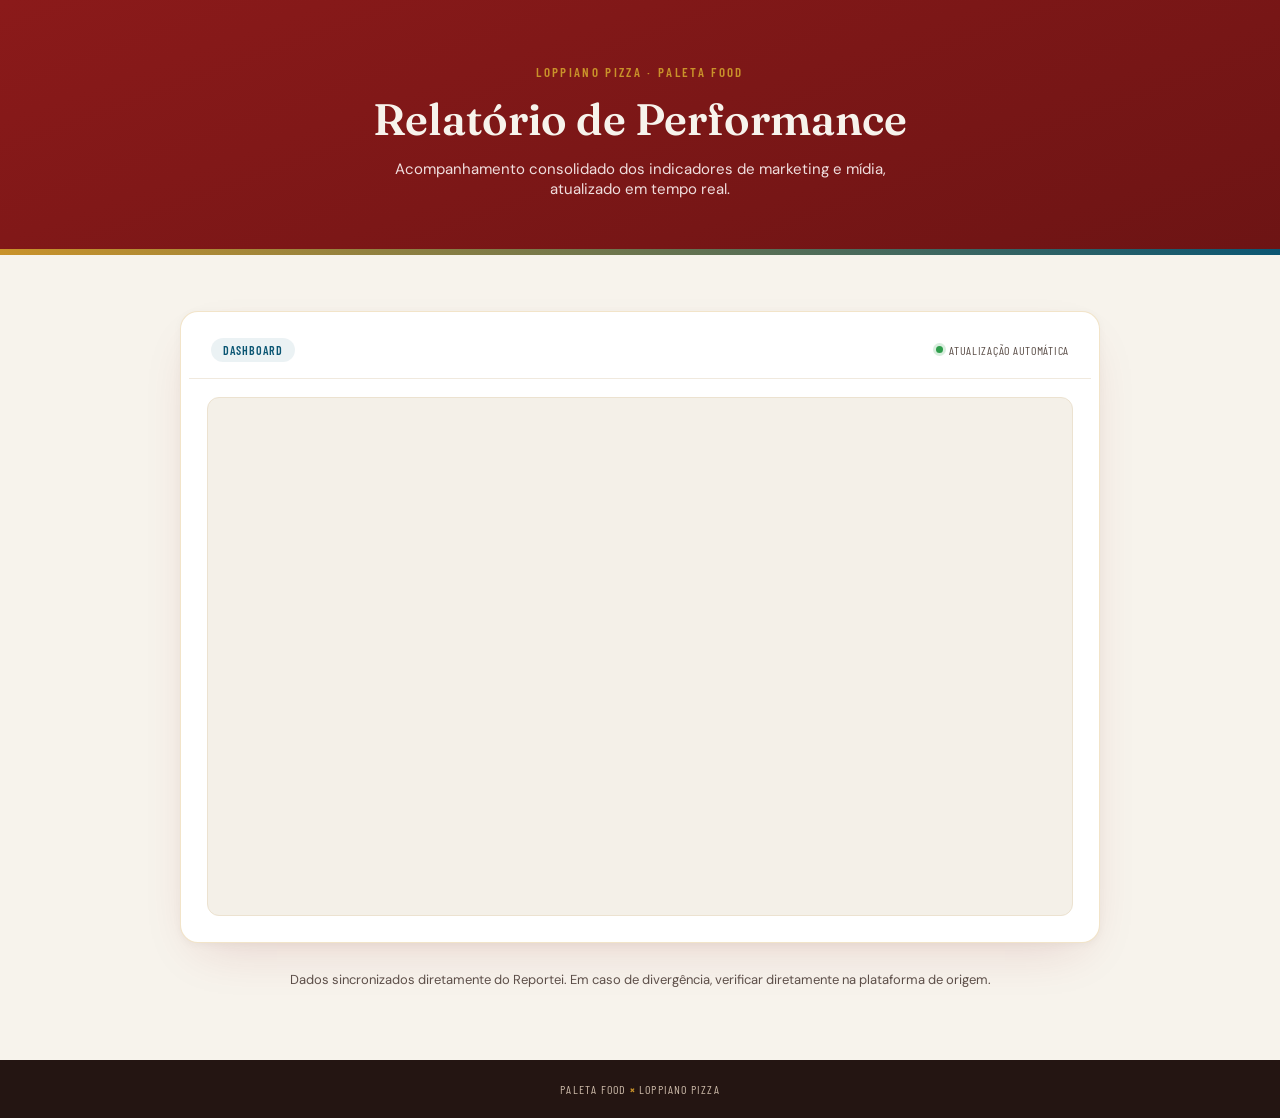
<file: index.html>
<!DOCTYPE html>
<html lang="pt-BR">
<head>
<meta charset="UTF-8">
<meta name="viewport" content="width=device-width, initial-scale=1.0">
<title>Loppiano Pizza — Relatório de Performance</title>
<link rel="preconnect" href="https://fonts.googleapis.com">
<link rel="preconnect" href="https://fonts.gstatic.com" crossorigin>
<link href="https://fonts.googleapis.com/css2?family=Fraunces:ital,opsz,wght@0,9..144,400;0,9..144,600;0,9..144,700;1,9..144,500&family=DM+Sans:wght@400;500;700&family=Barlow+Condensed:wght@500;600;700&display=swap" rel="stylesheet">
<style>
  :root{
    --bordeaux:#8B1A1A;
    --gold:#C9922A;
    --teal:#0B5673;
    --cream:#f7f3ec;
    --ink:#241512;
    --ink-soft:#5c4f49;
  }

  *{margin:0;padding:0;box-sizing:border-box;}

  body{
    font-family:'DM Sans', sans-serif;
    background:var(--cream);
    color:var(--ink);
    -webkit-font-smoothing:antialiased;
  }

  /* HERO — dark section */
  .hero{
    background:linear-gradient(160deg, var(--bordeaux) 0%, #6d1414 100%);
    color:var(--cream);
    padding:64px 24px 56px;
    text-align:center;
    position:relative;
    overflow:hidden;
  }
  .hero::after{
    content:"";
    position:absolute;
    bottom:0;left:0;right:0;
    height:6px;
    background:linear-gradient(90deg, var(--gold), var(--teal));
  }
  .eyebrow{
    font-family:'Barlow Condensed', sans-serif;
    letter-spacing:.18em;
    text-transform:uppercase;
    font-size:13px;
    color:var(--gold);
    font-weight:600;
    margin-bottom:14px;
  }
  .hero h1{
    font-family:'Fraunces', serif;
    font-weight:600;
    font-size:clamp(28px, 5vw, 44px);
    line-height:1.15;
    max-width:680px;
    margin:0 auto 14px;
  }
  .hero p{
    font-size:15px;
    color:#f0dede;
    max-width:520px;
    margin:0 auto;
  }

  /* LIGHT section — content */
  .content{
    padding:56px 20px 72px;
    max-width:960px;
    margin:0 auto;
  }

  .card{
    background:#ffffff;
    border-radius:18px;
    padding:8px;
    box-shadow:0 20px 50px -20px rgba(139,26,26,0.18), 0 2px 8px rgba(0,0,0,0.04);
    border:1px solid rgba(201,146,42,0.25);
    opacity:0;
    transform:translateY(24px);
    transition:opacity .7s ease, transform .7s ease;
  }
  .card.visible{
    opacity:1;
    transform:translateY(0);
  }

  .card-header{
    display:flex;
    align-items:center;
    justify-content:space-between;
    padding:18px 22px 16px;
    border-bottom:1px solid #f0e9de;
  }
  .card-header .tag{
    font-family:'Barlow Condensed', sans-serif;
    font-weight:600;
    letter-spacing:.08em;
    text-transform:uppercase;
    font-size:12px;
    color:var(--teal);
    background:rgba(11,86,115,0.08);
    padding:5px 12px;
    border-radius:999px;
  }
  .card-header h2{
    font-family:'Fraunces', serif;
    font-weight:600;
    font-size:20px;
    color:var(--ink);
  }
  .live-dot{
    display:inline-flex;
    align-items:center;
    gap:6px;
    font-family:'Barlow Condensed', sans-serif;
    font-size:12px;
    letter-spacing:.06em;
    text-transform:uppercase;
    color:var(--ink-soft);
  }
  .live-dot span{
    width:7px;height:7px;border-radius:50%;
    background:#2f9e4c;
    box-shadow:0 0 0 3px rgba(47,158,76,0.18);
  }

  .embed-wrap{
    padding:18px;
  }
  .embed-frame{
    width:100%;
    aspect-ratio:5/3;
    border-radius:12px;
    overflow:hidden;
    background:#f4f0e8;
    border:1px solid #ece2d0;
  }
  .embed-frame iframe{
    width:100%;
    height:100%;
    border:0;
    display:block;
  }

  .footnote{
    text-align:center;
    margin-top:28px;
    font-size:13px;
    color:var(--ink-soft);
  }

  /* Signature footer — dark strip */
  .signature{
    background:var(--ink);
    color:#cbb9a8;
    text-align:center;
    padding:22px 20px;
    font-family:'Barlow Condensed', sans-serif;
    letter-spacing:.1em;
    text-transform:uppercase;
    font-size:12px;
  }
  .signature b{color:var(--gold);}

  @media (max-width:520px){
    .hero{padding:48px 18px 44px;}
    .card-header{flex-direction:column;align-items:flex-start;gap:8px;}
  }
</style>
</head>
<body>

  <section class="hero">
    <div class="eyebrow">Loppiano Pizza · Paleta Food</div>
    <h1>Relatório de Performance</h1>
    <p>Acompanhamento consolidado dos indicadores de marketing e mídia, atualizado em tempo real.</p>
  </section>

  <section class="content">
    <div class="card" id="reportCard">
      <div class="card-header">
        <div>
          <div class="tag">Dashboard</div>
        </div>
        <div class="live-dot"><span></span>Atualização automática</div>
      </div>
      <div class="embed-wrap">
        <div class="embed-frame">
          <iframe title="report" src="https://app.reportei.com/embed/bHPwikvQkQnBjxGp69Ie8rtxkYIMhR99" loading="lazy"></iframe>
        </div>
      </div>
    </div>
    <p class="footnote">Dados sincronizados diretamente do Reportei. Em caso de divergência, verificar diretamente na plataforma de origem.</p>
  </section>

  <footer class="signature">
    Paleta Food <b>×</b> Loppiano Pizza
  </footer>

<script>
  const card = document.getElementById('reportCard');
  const observer = new IntersectionObserver((entries)=>{
    entries.forEach(entry=>{
      if(entry.isIntersecting){
        entry.target.classList.add('visible');
        observer.unobserve(entry.target);
      }
    });
  }, {threshold:0.1});
  observer.observe(card);
  // fallback in case observer doesn't fire immediately (e.g. already in view)
  window.addEventListener('load', ()=> setTimeout(()=>card.classList.add('visible'), 200));
</script>

</body>
</html>
</file>
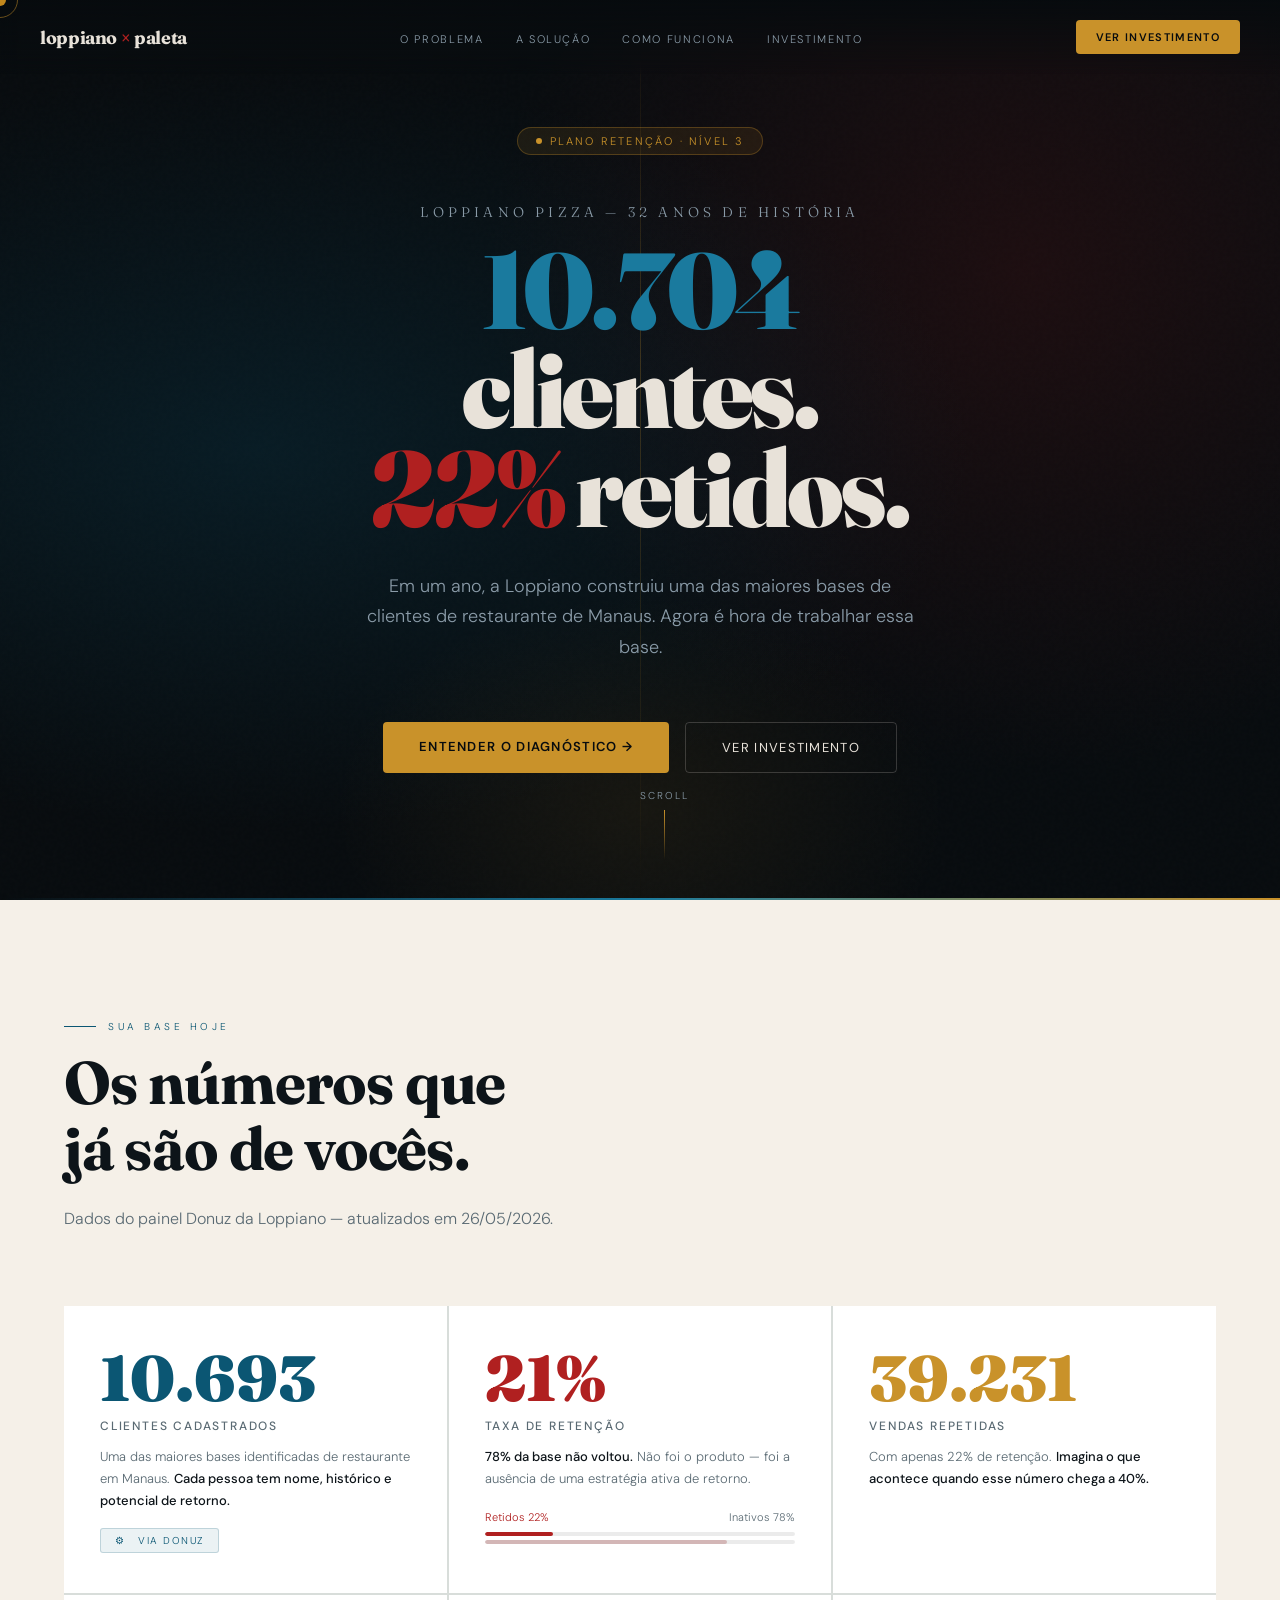
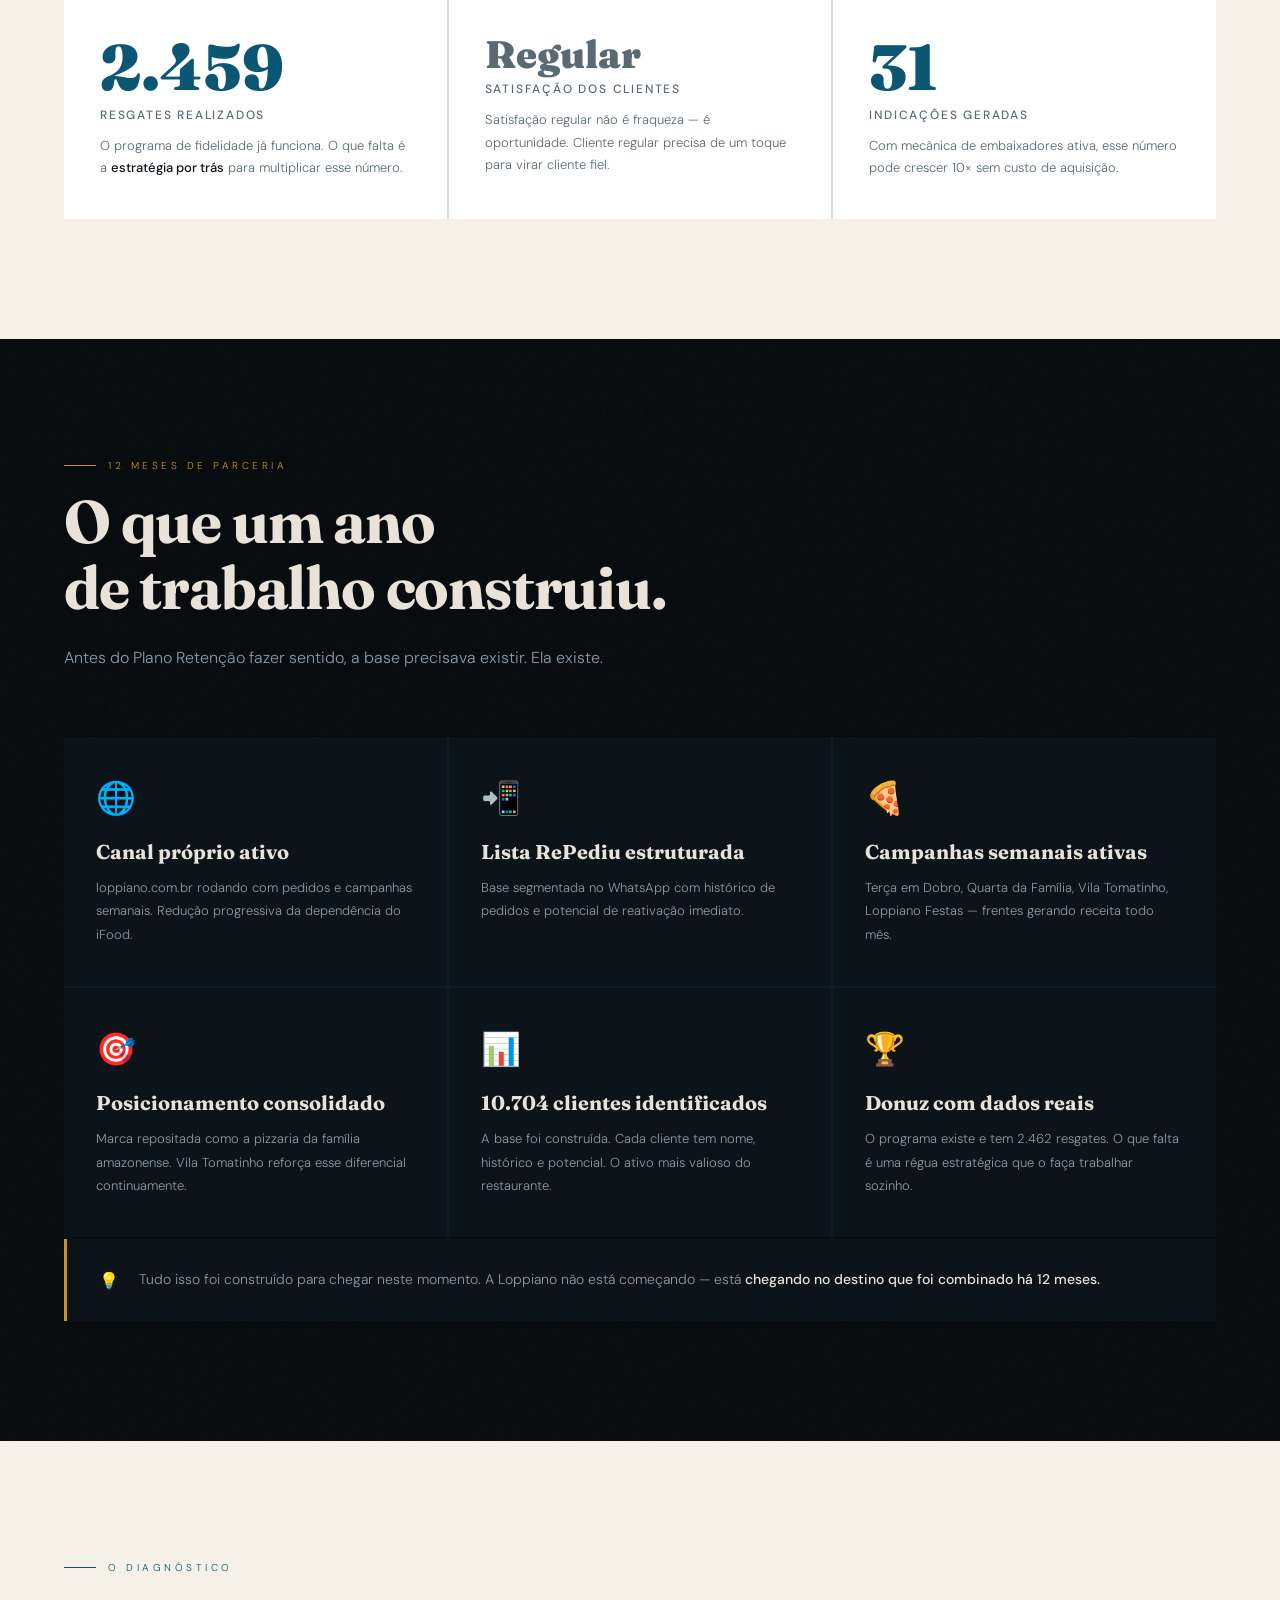
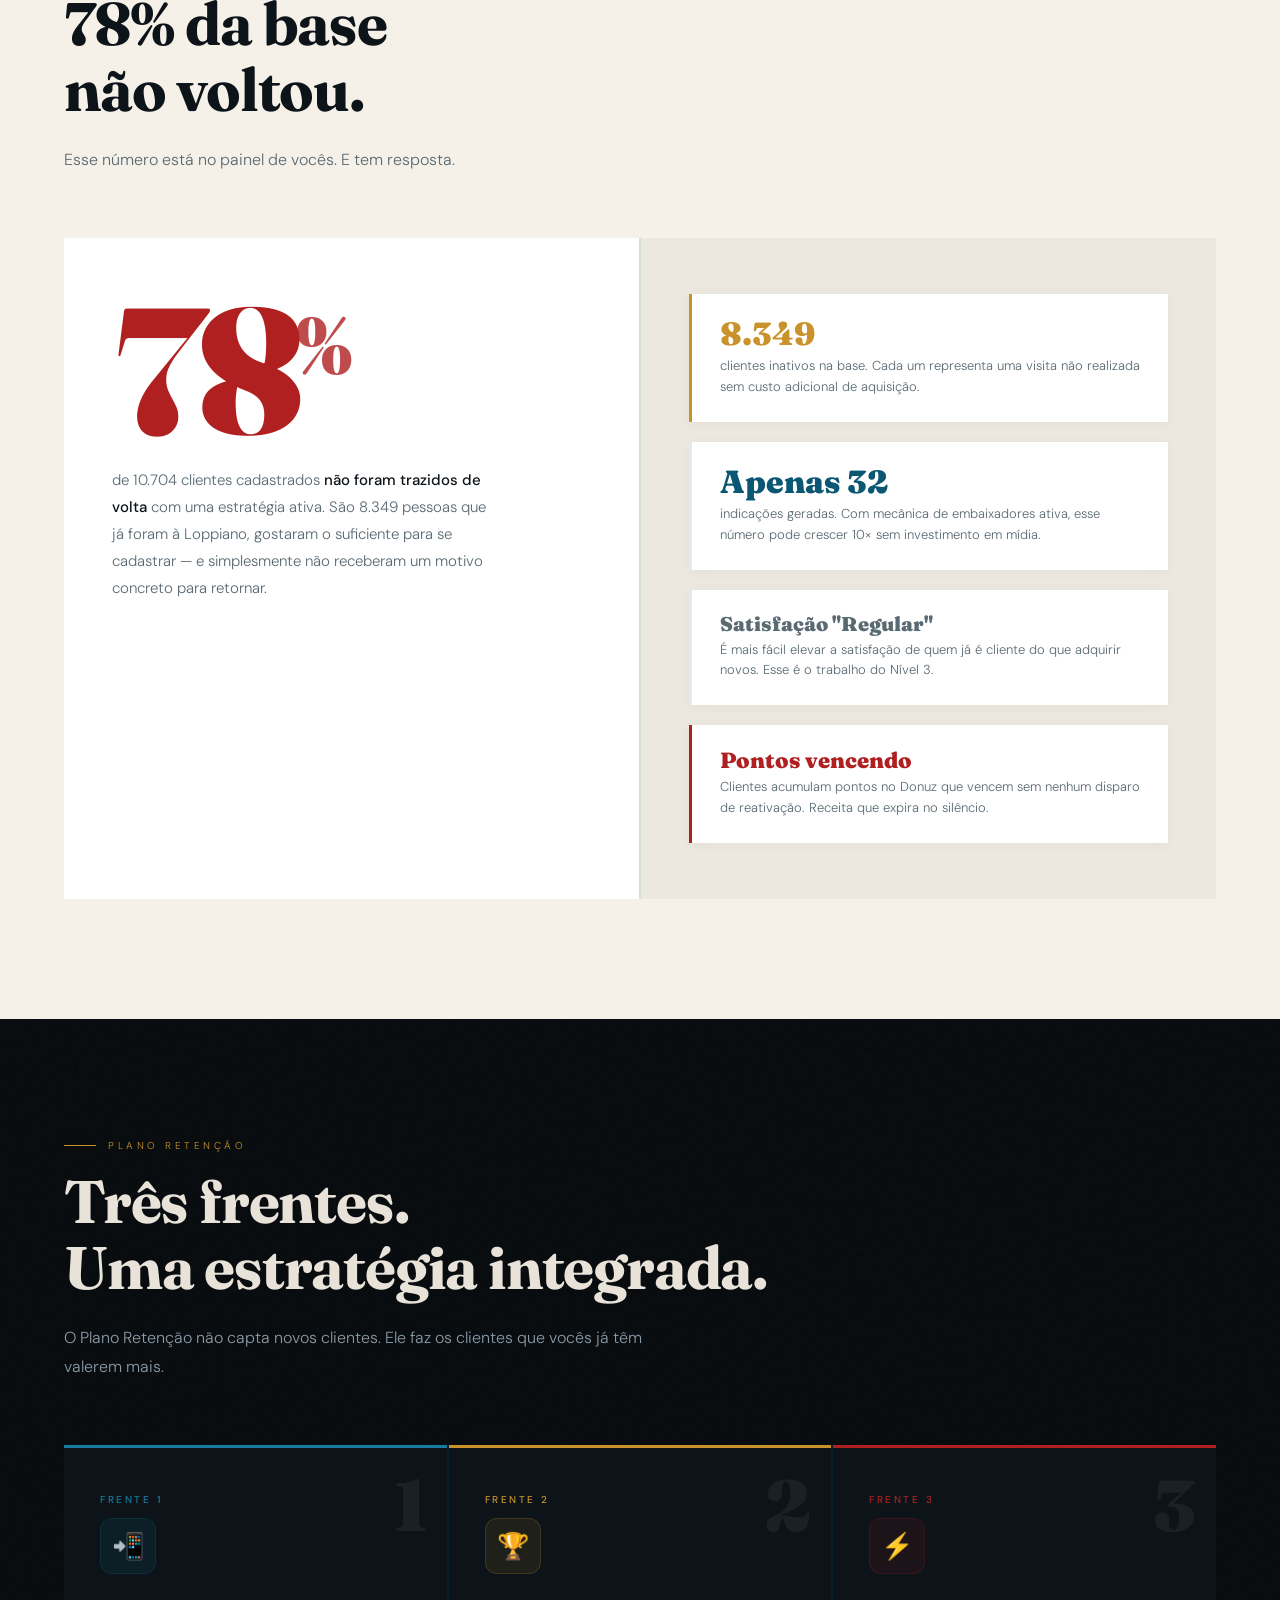
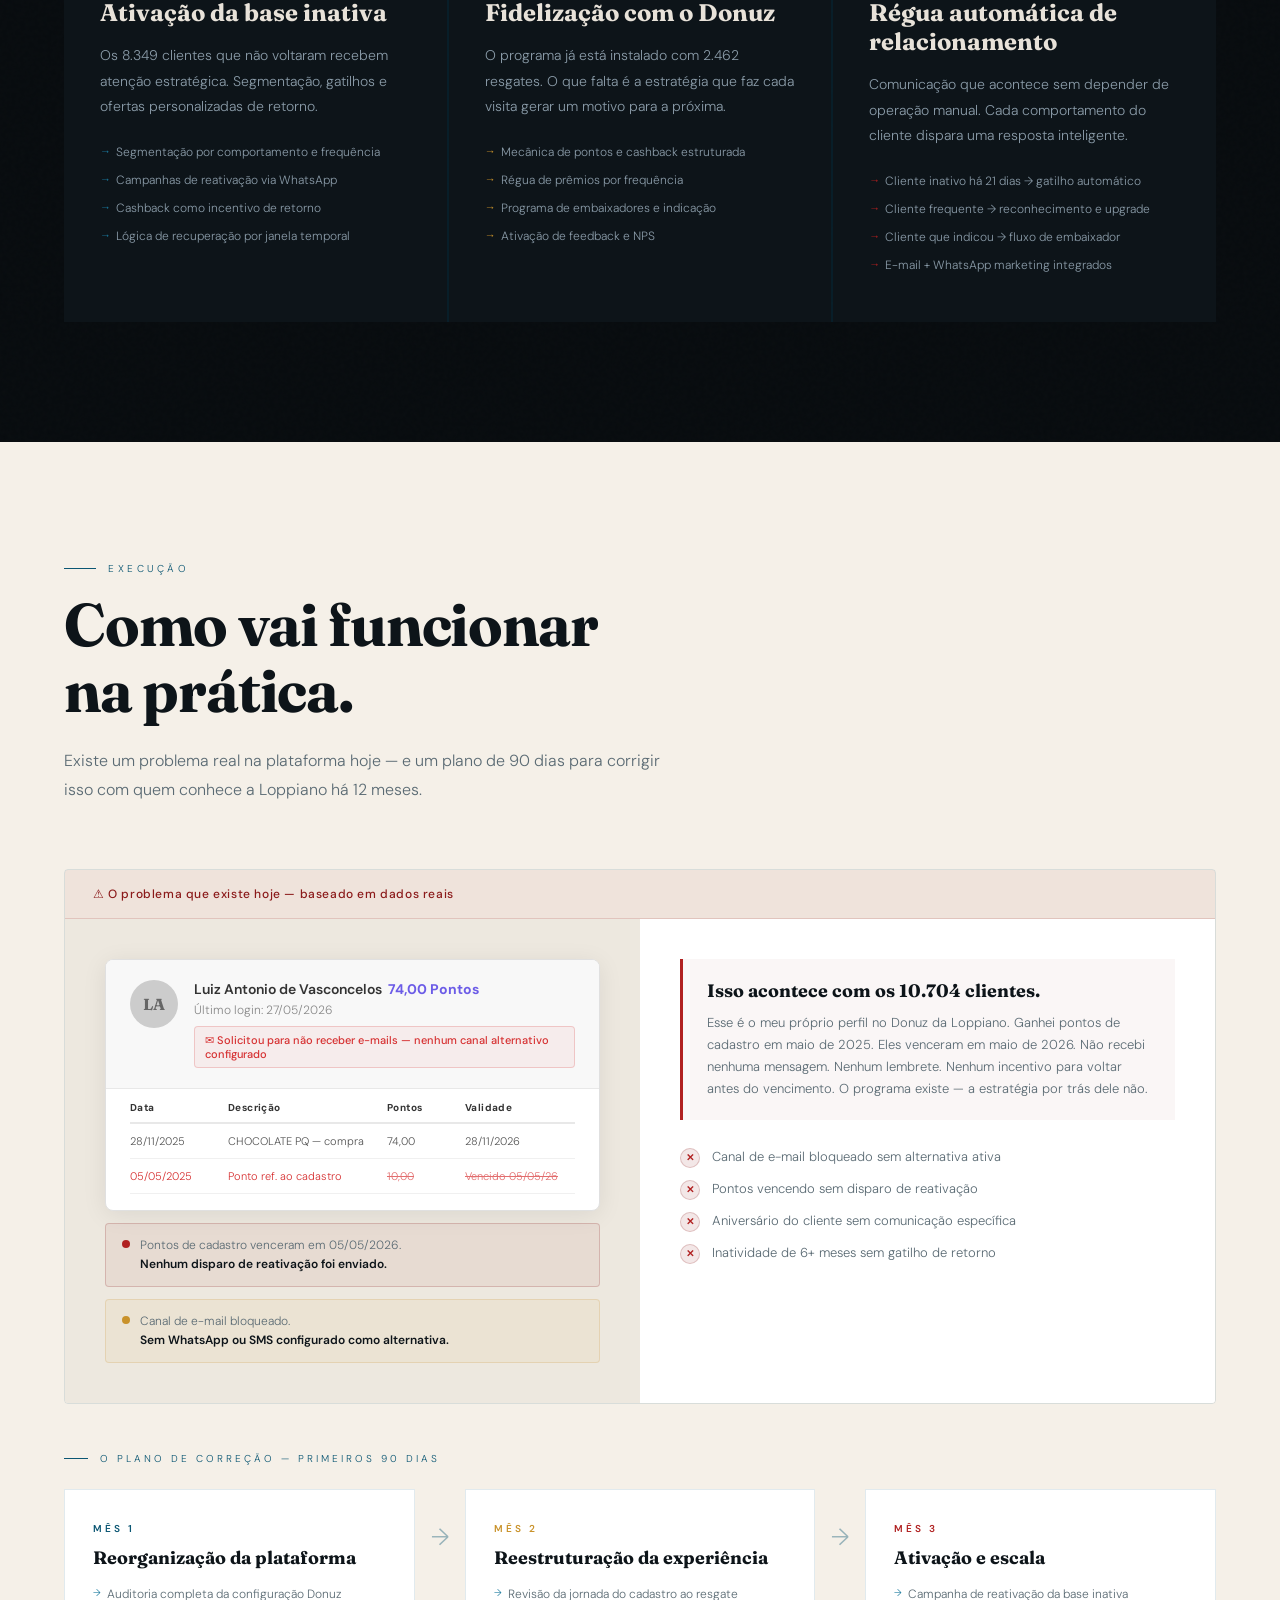
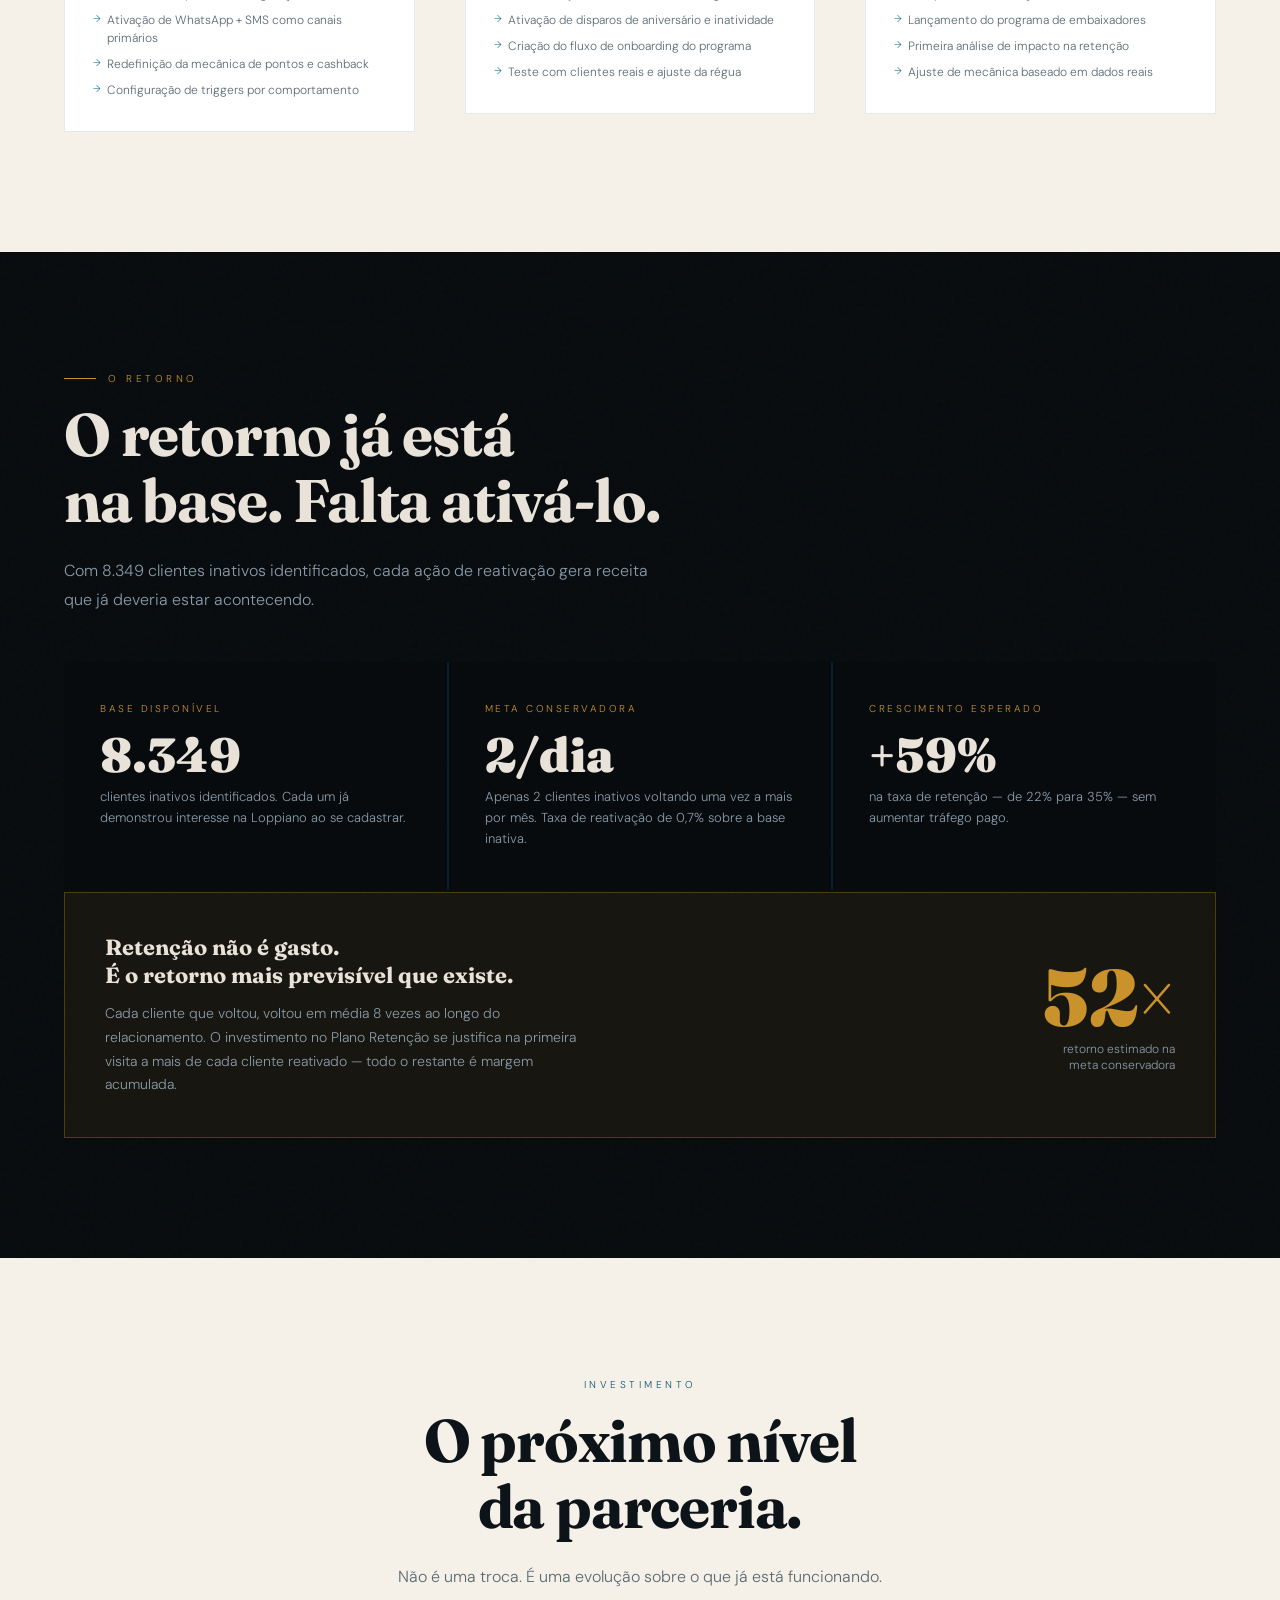
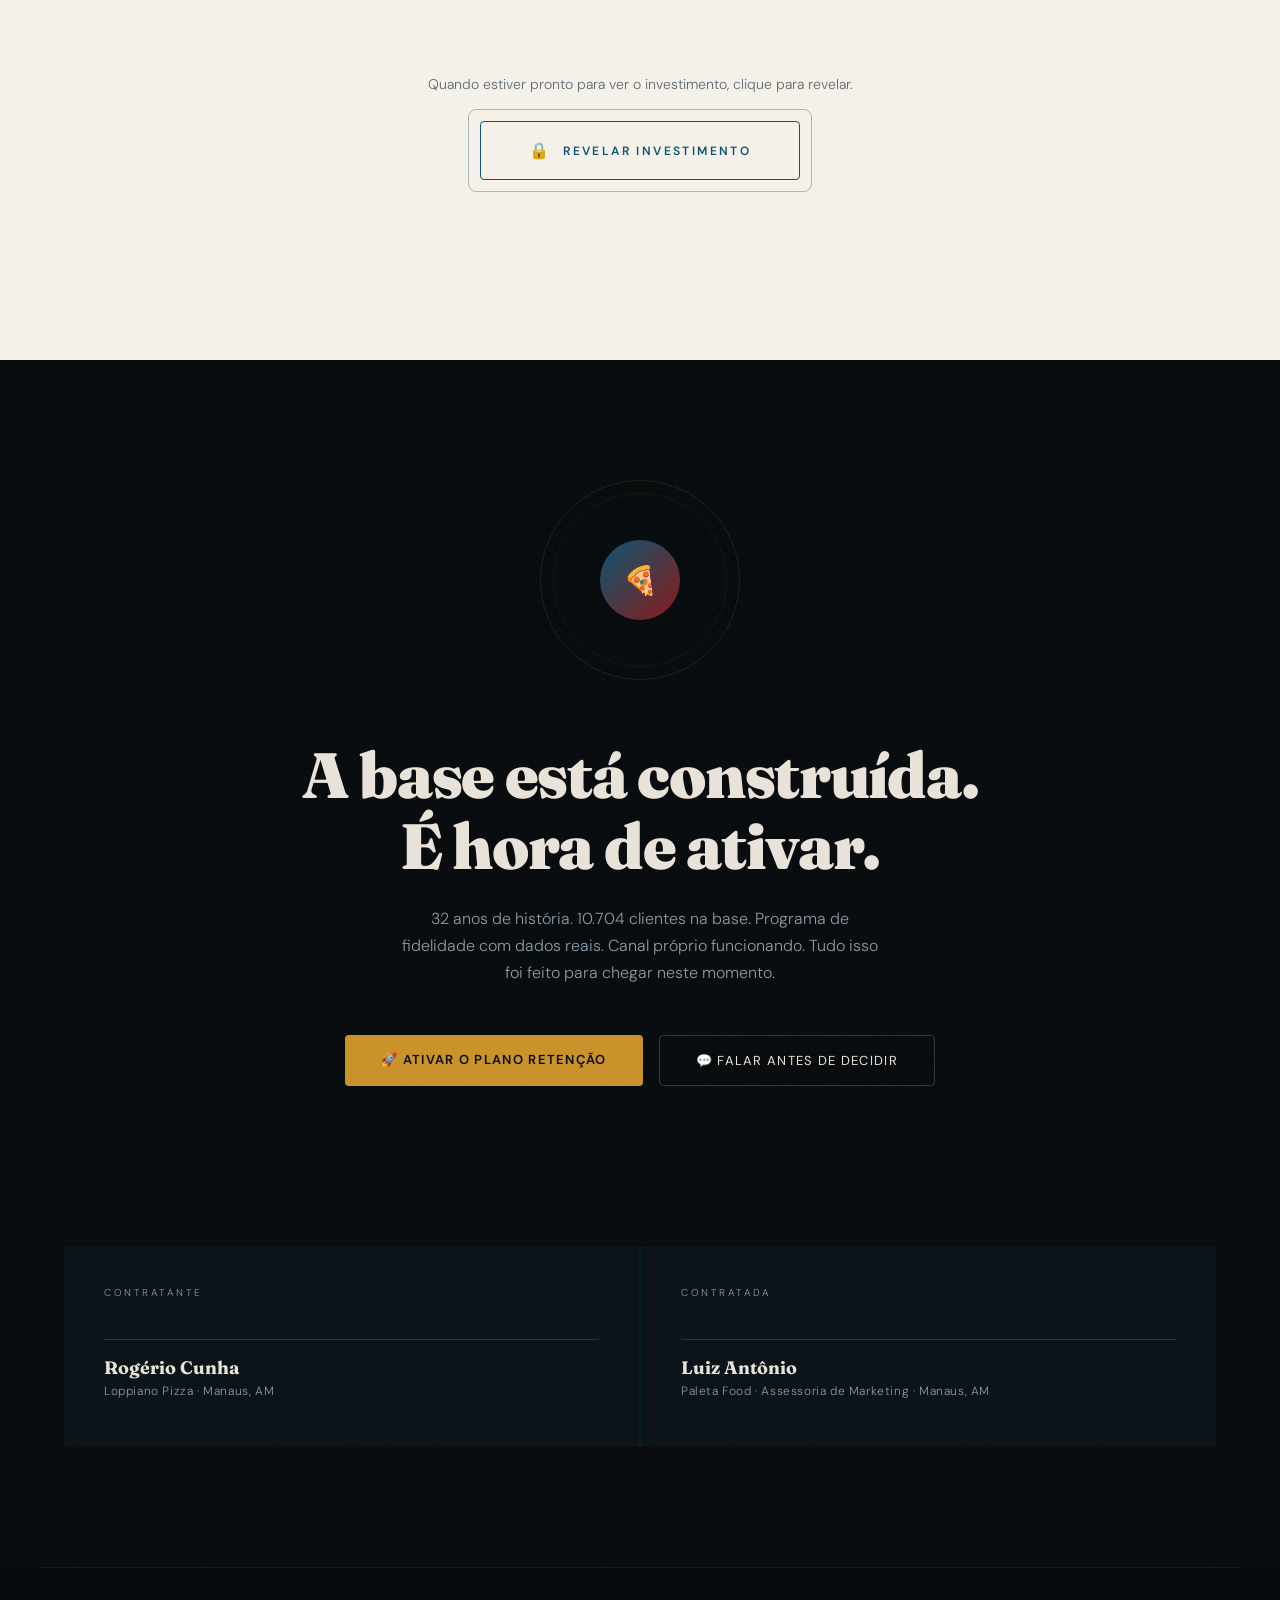
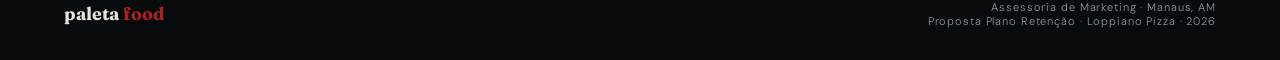
<file: index_retencaoloppiano_antigo.html>
<!DOCTYPE html>
<html lang="pt-BR">
<head>
<meta charset="UTF-8">
<meta name="viewport" content="width=device-width, initial-scale=1.0">
<title>Plano Retenção | Loppiano Pizza × Paleta Food</title>
<link rel="preconnect" href="https://fonts.googleapis.com">
<link href="https://fonts.googleapis.com/css2?family=Fraunces:ital,wght@0,300;0,400;0,700;0,900;1,300;1,700&family=DM+Sans:wght@300;400;500;600&display=swap" rel="stylesheet">
<style>
/* ── TOKENS ── */
:root{
  --teal:#0B5673;--teal-light:#1a7a9e;
  --red:#8B1A1A;--red-light:#b02020;
  --gold:#C9922A;--gold-light:#e8b84b;
  --bg-d:#070b0e;--bg-d2:#0d1419;--bg-d3:#111c23;
  --text-d:#e8e2d9;--text-dm:#8a9ba8;--border-d:rgba(11,86,115,0.25);
  --bg-l:#f5f0e8;--bg-l2:#ffffff;--bg-l3:#ede8df;
  --text-l:#0d1419;--text-lm:#5a6a73;--border-l:rgba(11,86,115,0.12);
}
*,*::before,*::after{margin:0;padding:0;box-sizing:border-box;}
html{scroll-behavior:smooth;}
body{font-family:'DM Sans',sans-serif;font-weight:300;overflow-x:hidden;cursor:none;background:var(--bg-d);}

/* ── CURSOR ── */
.cursor{width:12px;height:12px;background:var(--gold);border-radius:50%;position:fixed;top:0;left:0;pointer-events:none;z-index:9999;transform:translate(-50%,-50%);mix-blend-mode:difference;}
.cursor-ring{width:36px;height:36px;border:1px solid rgba(201,146,42,.5);border-radius:50%;position:fixed;top:0;left:0;pointer-events:none;z-index:9998;transform:translate(-50%,-50%);transition:left .18s ease-out,top .18s ease-out;}

/* ── PARTICLES ── */
.particles{position:fixed;inset:0;pointer-events:none;z-index:0;overflow:hidden;}
.particle{position:absolute;width:2px;height:2px;background:rgba(201,146,42,.25);border-radius:50%;animation:particleDrift linear infinite;}
@keyframes particleDrift{0%{transform:translateY(100vh) translateX(0) scale(0);opacity:0;}10%{opacity:1;}90%{opacity:.4;}100%{transform:translateY(-10vh) translateX(var(--drift)) scale(1.5);opacity:0;}}

/* ── ICON ANIMATIONS ── */
@keyframes iconFloat{0%,100%{transform:translateY(0);}50%{transform:translateY(-10px);}}
@keyframes iconBounce{0%,100%{transform:translateY(0) scale(1);}40%{transform:translateY(-10px) scale(1.2);}60%{transform:translateY(-5px) scale(1.1);}}
@keyframes iconWiggle{0%,100%{transform:rotate(0);}20%{transform:rotate(-15deg);}40%{transform:rotate(12deg);}60%{transform:rotate(-8deg);}80%{transform:rotate(5deg);}}
@keyframes iconPulse{0%,100%{transform:scale(1);filter:drop-shadow(0 0 0 rgba(201,146,42,0));}50%{transform:scale(1.25);filter:drop-shadow(0 0 12px rgba(201,146,42,.6));}}
@keyframes iconGlow{0%,100%{filter:drop-shadow(0 0 4px rgba(201,146,42,.3));}50%{filter:drop-shadow(0 0 16px rgba(201,146,42,.8));}}
@keyframes iconSpin{from{transform:rotate(0);}to{transform:rotate(360deg);}}
@keyframes numGlowRed{0%,100%{text-shadow:none;}50%{text-shadow:0 0 60px rgba(176,32,32,.5);}}
@keyframes numGlowGold{0%,100%{text-shadow:none;}50%{text-shadow:0 0 40px rgba(201,146,42,.6);}}
@keyframes gradientShift{0%{background-position:0%;}100%{background-position:200%;}}
@keyframes lineDown{from{transform:scaleY(0);}to{transform:scaleY(1);}}
@keyframes fadeUp{from{opacity:0;transform:translateY(30px);}to{opacity:1;transform:translateY(0);}}
@keyframes pulseDot{0%,100%{opacity:1;transform:scale(1);}50%{opacity:.5;transform:scale(.7);}}
@keyframes scrollAnim{0%{transform:scaleY(0);transform-origin:top;}50%{transform:scaleY(1);transform-origin:top;}51%{transform:scaleY(1);transform-origin:bottom;}100%{transform:scaleY(0);transform-origin:bottom;}}
@keyframes revealRing{0%,100%{transform:scale(1);opacity:.3;}50%{transform:scale(1.05);opacity:.9;}}
@keyframes orbitDot{from{transform:rotate(0deg) translateX(100px) rotate(0deg);}to{transform:rotate(360deg) translateX(100px) rotate(-360deg);}}
@keyframes wrapGlow1{0%,100%{box-shadow:0 0 0 rgba(11,86,115,0);}50%{box-shadow:0 0 20px rgba(11,86,115,.4);}}
@keyframes wrapGlow2{0%,100%{box-shadow:0 0 0 rgba(201,146,42,0);}50%{box-shadow:0 0 20px rgba(201,146,42,.3);}}
@keyframes wrapGlow3{0%,100%{box-shadow:0 0 0 rgba(176,32,32,0);}50%{box-shadow:0 0 20px rgba(176,32,32,.3);}}

.anim-float{animation:iconFloat 3s ease-in-out infinite;display:inline-block;}
.anim-bounce{animation:iconBounce 2.5s ease-in-out infinite;display:inline-block;}
.anim-wiggle{animation:iconWiggle 3s ease-in-out infinite;display:inline-block;}
.anim-pulse{animation:iconPulse 2s ease-in-out infinite;display:inline-block;}
.anim-glow{animation:iconGlow 2s ease-in-out infinite;display:inline-block;}
.spin-icon{display:inline-block;animation:iconSpin 8s linear infinite;}

/* ── SECTION THEMES ── */
.section-dark{background:var(--bg-d);color:var(--text-d);position:relative;}
.section-dark::before{content:'';position:absolute;inset:0;background-image:url("data:image/svg+xml,%3Csvg viewBox='0 0 256 256' xmlns='http://www.w3.org/2000/svg'%3E%3Cfilter id='n'%3E%3CfeTurbulence type='fractalNoise' baseFrequency='0.9' numOctaves='4' stitchTiles='stitch'/%3E%3C/filter%3E%3Crect width='100%25' height='100%25' filter='url(%23n)' opacity='1'/%3E%3C/svg%3E");opacity:.018;pointer-events:none;z-index:0;}
.section-dark>*{position:relative;z-index:1;}
.section-dark .section-label{color:var(--gold);}
.section-dark .section-label::before{background:var(--gold);}
.section-dark .section-title{color:var(--text-d);}
.section-dark .section-desc{color:var(--text-dm);}
.section-light{background:var(--bg-l);color:var(--text-l);position:relative;}
.section-light .section-label{color:var(--teal);}
.section-light .section-label::before{background:var(--teal);}
.section-light .section-title{color:var(--text-l);}
.section-light .section-desc{color:var(--text-lm);}

/* ── NAV ── */
nav{position:fixed;top:0;left:0;right:0;z-index:100;padding:20px 40px;display:flex;align-items:center;justify-content:space-between;background:linear-gradient(to bottom,rgba(7,11,14,.96),transparent);backdrop-filter:blur(8px);}
.nav-logo{font-family:'Fraunces',serif;font-size:18px;font-weight:700;letter-spacing:-.02em;color:#e8e2d9;}
.nav-logo span{color:var(--red-light);}
.nav-links{display:flex;gap:32px;list-style:none;}
.nav-links a{font-size:11px;letter-spacing:.15em;text-transform:uppercase;color:#8a9ba8;text-decoration:none;cursor:none;transition:color .3s;}
.nav-links a:hover{color:var(--gold);}
.nav-cta{background:var(--gold);color:#070b0e;font-family:'DM Sans',sans-serif;font-size:11px;font-weight:600;letter-spacing:.12em;text-transform:uppercase;text-decoration:none;padding:10px 20px;border-radius:4px;cursor:none;transition:background .3s,transform .2s;}
.nav-cta:hover{background:var(--gold-light);transform:translateY(-1px);}

/* ── BUTTONS ── */
.btn-primary{background:var(--gold);color:#070b0e;border:none;padding:16px 36px;font-family:'DM Sans',sans-serif;font-size:13px;font-weight:600;letter-spacing:.1em;text-transform:uppercase;text-decoration:none;border-radius:4px;cursor:none;transition:background .3s,transform .2s,box-shadow .3s;display:inline-block;}
.btn-primary:hover{background:var(--gold-light);transform:translateY(-2px);box-shadow:0 8px 32px rgba(201,146,42,.3);}
.btn-ghost{background:transparent;color:#e8e2d9;border:1px solid rgba(232,226,217,.2);padding:16px 36px;font-family:'DM Sans',sans-serif;font-size:13px;font-weight:400;letter-spacing:.1em;text-transform:uppercase;text-decoration:none;border-radius:4px;cursor:none;transition:border-color .3s,color .3s,transform .2s;display:inline-block;}
.btn-ghost:hover{border-color:var(--gold);color:var(--gold);transform:translateY(-2px);}

/* ── LAYOUT ── */
.container{max-width:1200px;margin:0 auto;padding:120px 24px;}
.section-label{font-size:10px;letter-spacing:.35em;text-transform:uppercase;margin-bottom:16px;display:flex;align-items:center;gap:12px;}
.section-label::before{content:'';width:32px;height:1px;}
.section-title{font-family:'Fraunces',serif;font-size:clamp(32px,5vw,60px);font-weight:700;line-height:1.1;letter-spacing:-.02em;margin-bottom:24px;}
.section-desc{font-size:16px;max-width:600px;line-height:1.8;font-weight:300;}
.section-header{margin-bottom:72px;}

/* ── REVEAL ── */
.reveal{opacity:0;transform:translateY(40px);transition:opacity .8s ease,transform .8s ease;}
.reveal-left{opacity:0;transform:translateX(-40px);transition:opacity .8s ease,transform .8s ease;}
.reveal-right{opacity:0;transform:translateX(40px);transition:opacity .8s ease,transform .8s ease;}
.reveal.visible,.reveal-left.visible,.reveal-right.visible{opacity:1;transform:none;}
.reveal-delay-1{transition-delay:.1s;}.reveal-delay-2{transition-delay:.2s;}.reveal-delay-3{transition-delay:.3s;}

/* ── HERO ── */
#hero{min-height:100vh;display:flex;flex-direction:column;align-items:center;justify-content:center;text-align:center;padding:60px 24px;background:var(--bg-d);}
.hero-bg{position:absolute;inset:0;background:radial-gradient(ellipse 80% 60% at 20% 50%,rgba(11,86,115,.22) 0%,transparent 70%),radial-gradient(ellipse 60% 80% at 80% 30%,rgba(139,26,26,.16) 0%,transparent 70%),radial-gradient(ellipse 40% 40% at 50% 90%,rgba(201,146,42,.08) 0%,transparent 60%);}
.hero-line{position:absolute;top:0;left:50%;width:1px;height:100%;background:linear-gradient(to bottom,transparent,rgba(201,146,42,.25) 40%,transparent);animation:lineDown 2s ease forwards;transform-origin:top;}
.hero-accent-line{position:absolute;bottom:0;left:0;width:100%;height:2px;background:linear-gradient(to right,transparent,var(--teal-light),var(--gold),var(--red-light),transparent);background-size:200% 100%;animation:gradientShift 4s linear infinite;}
.hero-badge{display:inline-flex;align-items:center;gap:8px;background:rgba(201,146,42,.1);border:1px solid rgba(201,146,42,.3);border-radius:100px;padding:6px 18px;font-size:11px;letter-spacing:.2em;text-transform:uppercase;color:var(--gold);margin-bottom:48px;opacity:0;animation:fadeUp .8s .3s ease forwards;}
.hero-badge::before{content:'';width:6px;height:6px;background:var(--gold);border-radius:50%;animation:pulseDot 2s infinite;}
.hero-eyebrow{font-family:'Fraunces',serif;font-size:clamp(11px,1.5vw,14px);font-weight:300;letter-spacing:.3em;color:#8a9ba8;margin-bottom:20px;opacity:0;animation:fadeUp .8s .5s ease forwards;text-transform:uppercase;}
.hero-title{font-family:'Fraunces',serif;font-size:clamp(48px,9vw,108px);font-weight:900;line-height:.92;letter-spacing:-.03em;margin-bottom:32px;opacity:0;animation:fadeUp 1s .7s ease forwards;color:#e8e2d9;}
.accent-teal{color:var(--teal-light);}.accent-red{color:var(--red-light);}.accent-gold{color:var(--gold);}
.hero-sub{font-size:clamp(14px,2vw,18px);color:#8a9ba8;font-weight:300;max-width:560px;line-height:1.7;margin-bottom:60px;opacity:0;animation:fadeUp .8s 1s ease forwards;}
.hero-cta{display:flex;gap:16px;flex-wrap:wrap;justify-content:center;opacity:0;animation:fadeUp .8s 1.2s ease forwards;}
.hero-scroll{position:absolute;bottom:40px;left:50%;transform:translateX(-50%);display:flex;flex-direction:column;align-items:center;gap:8px;opacity:0;animation:fadeUp .8s 1.8s ease forwards;}
.hero-scroll span{font-size:10px;letter-spacing:.2em;text-transform:uppercase;color:#8a9ba8;}
.scroll-line{width:1px;height:50px;background:linear-gradient(to bottom,var(--gold),transparent);animation:scrollAnim 1.5s infinite;}

/* ── NÚMEROS ── */
.numeros-grid{display:grid;grid-template-columns:repeat(3,1fr);gap:2px;background:var(--border-l);}
.num-card{background:var(--bg-l2);padding:40px 36px;position:relative;overflow:hidden;transition:background .3s,transform .3s,box-shadow .3s;cursor:none;}
.num-card:hover{background:#fffdf9;transform:translateY(-3px);box-shadow:0 8px 40px rgba(11,86,115,.08);}
.num-card::after{content:'';position:absolute;bottom:0;left:0;width:100%;height:3px;transform:scaleX(0);transform-origin:left;transition:transform .5s;}
.num-card:hover::after{transform:scaleX(1);}
.nb-teal::after{background:var(--teal-light);}.nb-gold::after{background:var(--gold);}.nb-red::after{background:var(--red-light);}.nb-muted::after{background:#8a9ba8;}
.num-val{font-family:'Fraunces',serif;font-size:clamp(40px,5vw,68px);font-weight:900;line-height:1;margin-bottom:8px;}
.nb-teal .num-val{color:var(--teal);}.nb-gold .num-val{color:var(--gold);}.nb-red .num-val{color:var(--red-light);}.nb-muted .num-val{color:#5a6a73;}
.num-unit{font-size:12px;letter-spacing:.15em;color:var(--text-lm);text-transform:uppercase;font-weight:500;margin-bottom:12px;}
.num-desc{font-size:13px;color:var(--text-lm);line-height:1.7;font-weight:300;}
.num-desc strong{color:var(--text-l);font-weight:500;}
.donuz-pill{display:inline-flex;align-items:center;gap:8px;background:rgba(11,86,115,.08);border:1px solid rgba(11,86,115,.2);border-radius:3px;padding:5px 14px;font-size:10px;letter-spacing:.15em;color:var(--teal);text-transform:uppercase;margin-top:16px;}
.ret-bar-wrap{margin-top:20px;}
.ret-bar-labels{display:flex;justify-content:space-between;margin-bottom:8px;font-size:11px;color:var(--text-lm);}
.label-red{color:var(--red-light);}
.ret-bar{height:4px;background:rgba(0,0,0,.08);border-radius:2px;overflow:hidden;}
.ret-fill{height:100%;width:0%;background:var(--red-light);border-radius:2px;transition:width 1.6s cubic-bezier(.16,1,.3,1);}
.ret-fill.active{width:22%;}
.inac-fill{height:100%;width:0%;background:rgba(139,26,26,.25);border-radius:2px;transition:width 1.6s .2s cubic-bezier(.16,1,.3,1);}
.inac-fill.active{width:78%;}
.mt4{margin-top:4px;}

/* ── CONQUISTAS ── */
.conquistas-grid{display:grid;grid-template-columns:repeat(3,1fr);gap:2px;background:var(--border-d);margin-top:64px;}
.conquista-card{background:var(--bg-d2);padding:40px 32px;position:relative;overflow:hidden;cursor:none;transition:background .4s,transform .3s;}
.conquista-card:hover{background:var(--bg-d3);transform:translateY(-3px);}
.conquista-card::before{content:'';position:absolute;top:0;left:0;width:100%;height:3px;background:var(--teal-light);transform:scaleX(0);transform-origin:left;transition:transform .5s;}
.conquista-card:hover::before{transform:scaleX(1);}
.cq-icon{font-size:32px;margin-bottom:20px;display:block;}
.cq-title{font-family:'Fraunces',serif;font-size:20px;font-weight:700;margin-bottom:12px;color:var(--text-d);}
.cq-desc{font-size:13px;color:var(--text-dm);line-height:1.8;font-weight:300;}
.info-bar{background:var(--bg-d2);border-left:3px solid var(--gold);padding:28px 32px;display:flex;align-items:center;gap:20px;margin-top:2px;}
.info-bar p{font-size:14px;color:var(--text-dm);line-height:1.8;font-weight:300;}
.info-bar p strong{color:var(--text-d);font-weight:500;}

/* ── PROBLEMA ── */
.problema-layout{display:grid;grid-template-columns:1fr 1fr;gap:2px;background:var(--border-l);margin-top:64px;}
.prob-left{background:var(--bg-l2);padding:56px 48px;}
.prob-right{background:var(--bg-l3);padding:56px 48px;display:flex;flex-direction:column;gap:20px;}
.prob-big{font-family:'Fraunces',serif;font-size:clamp(96px,14vw,180px);font-weight:900;line-height:.85;letter-spacing:-.04em;color:var(--red-light);display:inline-block;}
.prob-percent{font-size:.45em;vertical-align:super;opacity:.8;}
.prob-big.glow-active{animation:numGlowRed 3s ease-in-out infinite;}
.prob-desc{font-size:15px;color:var(--text-lm);line-height:1.8;font-weight:300;max-width:380px;margin-top:20px;}
.prob-desc strong{color:var(--text-l);font-weight:500;}
.prob-stat{background:var(--bg-l2);border-left:3px solid var(--border-l);padding:24px 28px;transition:border-color .3s,transform .2s;box-shadow:0 2px 12px rgba(0,0,0,.04);}
.prob-stat:hover{border-left-color:var(--teal);transform:translateX(4px);}
.highlight-gold{border-left-color:var(--gold)!important;}
.highlight-red{border-left-color:var(--red-light)!important;}
.prob-stat-val{font-family:'Fraunces',serif;font-size:32px;font-weight:900;color:var(--gold);line-height:1;margin-bottom:6px;}
.prob-stat-desc{font-size:13px;color:var(--text-lm);line-height:1.6;font-weight:300;}

/* ── SOLUÇÃO ── */
.frentes-grid{display:grid;grid-template-columns:repeat(3,1fr);gap:2px;background:var(--border-d);margin-top:64px;}
.frente-card{background:var(--bg-d2);padding:48px 36px;position:relative;overflow:hidden;cursor:none;transition:background .4s,transform .3s;}
.frente-card:hover{background:var(--bg-d3);transform:translateY(-4px);}
.frente-card::before{content:'';position:absolute;top:0;left:0;width:100%;height:3px;}
.fr-1::before{background:var(--teal-light);}.fr-2::before{background:var(--gold);}.fr-3::before{background:var(--red-light);}
.fr-1:hover{box-shadow:0 -4px 32px rgba(11,86,115,.15);}
.fr-2:hover{box-shadow:0 -4px 32px rgba(201,146,42,.12);}
.fr-3:hover{box-shadow:0 -4px 32px rgba(176,32,32,.12);}
.frente-num{font-family:'Fraunces',serif;font-size:72px;font-weight:900;opacity:.06;position:absolute;top:16px;right:20px;color:var(--text-d);}
.frente-tag{font-size:10px;letter-spacing:.25em;text-transform:uppercase;font-weight:500;margin-bottom:12px;}
.fr-1 .frente-tag{color:var(--teal-light);}.fr-2 .frente-tag{color:var(--gold);}.fr-3 .frente-tag{color:var(--red-light);}
.frente-icon-wrap{width:56px;height:56px;border-radius:12px;display:flex;align-items:center;justify-content:center;font-size:26px;margin-bottom:24px;}
.fr-icon-1{background:rgba(11,86,115,.15);border:1px solid rgba(11,86,115,.3);animation:wrapGlow1 3s ease-in-out infinite;}
.fr-icon-2{background:rgba(201,146,42,.1);border:1px solid rgba(201,146,42,.2);animation:wrapGlow2 3s ease-in-out infinite 1s;}
.fr-icon-3{background:rgba(176,32,32,.1);border:1px solid rgba(176,32,32,.2);animation:wrapGlow3 3s ease-in-out infinite 2s;}
.frente-name{font-family:'Fraunces',serif;font-size:24px;font-weight:700;margin-bottom:16px;color:var(--text-d);}
.frente-desc{font-size:14px;color:var(--text-dm);line-height:1.8;font-weight:300;margin-bottom:24px;}
.frente-items{display:flex;flex-direction:column;gap:10px;}
.frente-item{font-size:12px;color:var(--text-dm);padding-left:16px;position:relative;line-height:1.5;}
.frente-item::before{content:'→';position:absolute;left:0;font-family:'Fraunces',serif;font-size:11px;}
.fr-item-1::before{color:var(--teal-light);}.fr-item-2::before{color:var(--gold);}.fr-item-3::before{color:var(--red-light);}

/* ── COMO FUNCIONA ── */
.case-block{margin-top:64px;border:1px solid var(--border-l);border-radius:4px;overflow:hidden;}
.case-label{background:rgba(139,26,26,.06);border-bottom:1px solid rgba(139,26,26,.15);padding:16px 28px;font-size:12px;color:var(--red);font-weight:500;letter-spacing:.05em;}
.case-layout{display:grid;grid-template-columns:1fr 1fr;}
.case-screen{background:var(--bg-l3);padding:40px;position:relative;}
.case-text{background:var(--bg-l2);padding:40px;display:flex;flex-direction:column;gap:28px;}
.donuz-mockup{background:#fff;border:1px solid #e0e0e0;border-radius:8px;overflow:hidden;box-shadow:0 4px 24px rgba(0,0,0,.08);}
.dm-header{display:flex;align-items:flex-start;gap:16px;padding:20px 24px;background:#f8f8f8;border-bottom:1px solid #e8e8e8;}
.dm-avatar{width:48px;height:48px;border-radius:50%;background:#cccccc;display:flex;align-items:center;justify-content:center;font-family:'Fraunces',serif;font-weight:700;font-size:16px;color:#666;flex-shrink:0;}
.dm-info{flex:1;}
.dm-name{font-weight:600;font-size:14px;color:#333;margin-bottom:4px;}
.dm-pts{color:#6c5ce7;font-weight:700;}
.dm-meta{font-size:12px;color:#888;margin-bottom:8px;}
.dm-warning{font-size:11px;color:#d63031;font-weight:500;background:rgba(214,48,49,.06);padding:6px 10px;border-radius:4px;border:1px solid rgba(214,48,49,.2);}
.dm-table{padding:0 24px 16px;}
.dm-table-header{display:grid;grid-template-columns:90px 1fr 70px 110px;gap:8px;padding:12px 0 8px;border-bottom:2px solid #e8e8e8;font-size:10px;font-weight:700;color:#333;letter-spacing:.04em;}
.dm-row{display:grid;grid-template-columns:90px 1fr 70px 110px;gap:8px;padding:10px 0;border-bottom:1px solid #f0f0f0;font-size:11px;color:#555;align-items:center;}
.dm-row-expired{color:#d63031;}
.dm-striked{text-decoration:line-through;opacity:.7;}
.callout{display:flex;align-items:flex-start;gap:10px;margin-top:12px;padding:12px 16px;border-radius:4px;}
.callout-red{background:rgba(139,26,26,.06);border:1px solid rgba(139,26,26,.2);}
.callout-gold{background:rgba(201,146,42,.06);border:1px solid rgba(201,146,42,.2);}
.callout-dot{width:8px;height:8px;border-radius:50%;background:var(--red-light);flex-shrink:0;margin-top:4px;}
.callout-text{font-size:12px;color:var(--text-lm);line-height:1.6;}
.callout-text strong{color:var(--text-l);font-weight:600;}
.case-insight{background:rgba(139,26,26,.04);border-left:3px solid var(--red-light);padding:20px 24px;}
.ci-title{font-family:'Fraunces',serif;font-size:18px;font-weight:700;color:var(--text-l);margin-bottom:10px;}
.ci-desc{font-size:13px;color:var(--text-lm);line-height:1.7;font-weight:300;}
.case-bullets{display:flex;flex-direction:column;gap:12px;}
.case-bullet{display:flex;align-items:flex-start;gap:12px;font-size:13px;color:var(--text-lm);}
.cb-icon{width:20px;height:20px;border-radius:50%;display:flex;align-items:center;justify-content:center;font-size:10px;font-weight:700;flex-shrink:0;}
.cb-red{background:rgba(139,26,26,.1);color:var(--red-light);border:1px solid rgba(139,26,26,.2);}
.timeline-block{margin-top:48px;}
.timeline-label{font-size:10px;letter-spacing:.3em;text-transform:uppercase;color:var(--teal);margin-bottom:24px;display:flex;align-items:center;gap:12px;}
.timeline-label::before{content:'';width:24px;height:1px;background:var(--teal);}
.timeline-grid{display:grid;grid-template-columns:1fr auto 1fr auto 1fr;gap:0;align-items:start;}
.timeline-card{background:var(--bg-l2);border:1px solid var(--border-l);padding:32px 28px;transition:transform .3s,box-shadow .3s;}
.timeline-card:hover{transform:translateY(-4px);box-shadow:0 12px 40px rgba(11,86,115,.1);}
.timeline-arrow{display:flex;align-items:center;justify-content:center;padding:0 16px;font-size:24px;color:var(--teal);opacity:.4;padding-top:32px;}
.tc-month{font-size:10px;letter-spacing:.3em;text-transform:uppercase;font-weight:600;margin-bottom:12px;}
.tc-1 .tc-month{color:var(--teal);}.tc-2 .tc-month{color:var(--gold);}.tc-3 .tc-month{color:var(--red-light);}
.tc-title{font-family:'Fraunces',serif;font-size:18px;font-weight:700;color:var(--text-l);margin-bottom:16px;line-height:1.2;}
.tc-items{display:flex;flex-direction:column;gap:8px;}
.tc-item{font-size:12px;color:var(--text-lm);padding-left:14px;position:relative;line-height:1.5;}
.tc-item::before{content:'→';position:absolute;left:0;color:var(--teal-light);font-size:10px;}
.responsavel-block{margin-top:48px;}
.resp-card{display:flex;align-items:center;gap:32px;background:var(--bg-l2);border:1px solid var(--border-l);padding:40px;box-shadow:0 4px 24px rgba(0,0,0,.06);}
.resp-avatar{width:72px;height:72px;border-radius:50%;background:linear-gradient(135deg,var(--teal),var(--red));display:flex;align-items:center;justify-content:center;font-family:'Fraunces',serif;font-weight:700;font-size:22px;color:#fff;flex-shrink:0;}
.resp-info{flex:1;}
.resp-name{font-family:'Fraunces',serif;font-size:22px;font-weight:700;color:var(--text-l);margin-bottom:4px;}
.resp-role{font-size:12px;color:var(--text-lm);letter-spacing:.08em;margin-bottom:12px;}
.resp-statement{font-size:14px;color:var(--text-lm);line-height:1.7;font-weight:300;border-left:3px solid var(--gold);padding-left:16px;font-style:italic;}
.resp-since{text-align:center;flex-shrink:0;}
.resp-since-num{font-family:'Fraunces',serif;font-size:52px;font-weight:900;color:var(--gold);line-height:1;}
.resp-since-label{font-size:11px;color:var(--text-lm);letter-spacing:.08em;text-transform:uppercase;line-height:1.4;}
.resp-ritmo{display:grid;grid-template-columns:repeat(3,1fr);gap:2px;background:var(--border-l);margin-top:2px;}
.ritmo-item{background:var(--bg-l3);padding:24px 28px;display:flex;align-items:flex-start;gap:14px;}
.ritmo-icon{font-size:22px;flex-shrink:0;}
.ritmo-text{font-size:13px;color:var(--text-lm);line-height:1.6;}
.ritmo-text strong{color:var(--text-l);font-weight:600;}

/* ── ROI ── */
.roi-grid{display:grid;grid-template-columns:repeat(3,1fr);gap:2px;background:var(--border-d);margin-top:48px;}
.roi-card{background:var(--bg-d);padding:40px 36px;cursor:none;transition:background .3s,transform .3s;position:relative;overflow:hidden;}
.roi-card::after{content:'';position:absolute;bottom:0;left:0;width:100%;height:2px;background:var(--gold);transform:scaleX(0);transform-origin:left;transition:transform .4s;}
.roi-card:hover{background:var(--bg-d3);transform:translateY(-3px);}
.roi-card:hover::after{transform:scaleX(1);}
.roi-step{font-size:10px;letter-spacing:.25em;text-transform:uppercase;color:var(--gold);margin-bottom:16px;}
.roi-val{font-family:'Fraunces',serif;font-size:48px;font-weight:900;color:var(--text-d);line-height:1;margin-bottom:8px;}
.roi-label{font-size:13px;color:var(--text-dm);line-height:1.6;font-weight:300;}
.roi-result{background:rgba(201,146,42,.08);border:1px solid rgba(201,146,42,.3);padding:40px;margin-top:2px;display:flex;align-items:center;justify-content:space-between;gap:40px;transition:background .3s;}
.roi-result:hover{background:rgba(201,146,42,.13);}
.roi-result-text h3{font-family:'Fraunces',serif;font-size:22px;font-weight:700;color:var(--text-d);margin-bottom:12px;line-height:1.3;}
.roi-result-text p{font-size:14px;color:var(--text-dm);line-height:1.7;max-width:480px;font-weight:300;}
.roi-result-right{text-align:right;flex-shrink:0;}
.roi-multiplier{font-family:'Fraunces',serif;font-size:80px;font-weight:900;color:var(--gold);line-height:1;animation:numGlowGold 3s ease-in-out infinite;}
.roi-multiplier-label{font-size:12px;color:var(--text-dm);margin-top:4px;}

/* ── INVESTIMENTO ── */
.inv-header{text-align:center;margin-bottom:80px;}
.inv-header .section-label{justify-content:center;}
.inv-header .section-label::before{display:none;}
.reveal-gate{text-align:center;margin-bottom:60px;}
.reveal-gate p{font-size:14px;color:var(--text-lm);margin-bottom:24px;line-height:1.8;max-width:440px;margin-left:auto;margin-right:auto;}
.reveal-btn-wrap{position:relative;display:inline-block;}
.reveal-ring{position:absolute;inset:-12px;border-radius:8px;border:1px solid rgba(11,86,115,.35);animation:revealRing 2s ease-in-out infinite;pointer-events:none;}
.btn-reveal{background:transparent;border:1px solid var(--teal);color:var(--teal);padding:18px 48px;font-family:'DM Sans',sans-serif;font-size:12px;font-weight:600;letter-spacing:.2em;text-transform:uppercase;cursor:none;border-radius:4px;transition:background .3s,color .3s,box-shadow .3s;display:inline-flex;align-items:center;gap:12px;}
.btn-reveal:hover{background:var(--teal);color:#fff;box-shadow:0 8px 32px rgba(11,86,115,.3);}
.btn-reveal .lock-icon{font-size:16px;transition:transform .3s;}
.btn-reveal.unlocked .lock-icon{transform:rotate(-20deg);}
.pricing-wrapper{max-height:0;overflow:hidden;transition:max-height 1.2s cubic-bezier(.16,1,.3,1),opacity .8s ease;opacity:0;}
.pricing-wrapper.visible{max-height:2400px;opacity:1;}
.pricing-context{background:var(--bg-l3);padding:24px 32px;display:flex;align-items:center;gap:16px;border:1px solid var(--border-l);margin-bottom:2px;font-size:14px;color:var(--text-lm);}
.pricing-context strong{color:var(--text-l);font-weight:500;}
.pricing-breakdown{display:grid;grid-template-columns:1fr 1fr;gap:2px;background:var(--border-l);}
.pb-card{background:var(--bg-l2);padding:48px 40px;border:1px solid var(--border-l);}
.pb-card-featured{background:var(--bg-l3);position:relative;overflow:hidden;}
.pb-card-featured::before{content:'';position:absolute;top:0;left:0;width:100%;height:3px;background:linear-gradient(to right,var(--teal-light),var(--gold));background-size:200%;animation:gradientShift 3s linear infinite;}
.pb-label{font-size:10px;letter-spacing:.25em;text-transform:uppercase;color:var(--text-lm);margin-bottom:8px;}
.pb-label-gold{color:var(--gold);}
.pb-desc{font-size:13px;color:var(--text-lm);margin-bottom:24px;line-height:1.6;font-weight:300;}
.pb-value{font-family:'Fraunces',serif;font-size:52px;font-weight:900;line-height:1;color:var(--text-l);display:flex;align-items:flex-start;gap:4px;}
.pb-value sup{font-size:20px;font-weight:300;margin-top:10px;}
.pb-value-gold{color:var(--gold);}
.pb-per{font-size:12px;color:var(--text-lm);margin-top:8px;}
.pb-features{list-style:none;display:flex;flex-direction:column;gap:10px;margin-top:28px;}
.pb-features li{display:flex;align-items:flex-start;gap:10px;font-size:13px;color:var(--text-lm);line-height:1.5;font-weight:300;}
.pb-features li::before{content:'→';flex-shrink:0;color:var(--teal);font-family:'Fraunces',serif;}
.pricing-total{background:rgba(11,86,115,.06);border:1px solid rgba(11,86,115,.15);padding:40px;display:flex;justify-content:space-between;align-items:center;gap:40px;flex-wrap:wrap;margin-top:2px;transition:background .3s;}
.pricing-total:hover{background:rgba(11,86,115,.1);}
.pt-label{font-size:10px;letter-spacing:.25em;text-transform:uppercase;color:var(--teal);margin-bottom:12px;}
.pt-desc{font-size:13px;color:var(--text-lm);max-width:400px;line-height:1.7;font-weight:300;}
.pt-num{font-family:'Fraunces',serif;font-size:72px;font-weight:900;color:var(--teal);line-height:1;animation:numGlowGold 3s ease-in-out infinite;}
.pt-currency{font-size:28px;font-weight:300;vertical-align:top;margin-top:12px;display:inline-block;}
.pt-per{font-size:12px;color:var(--text-lm);margin-top:6px;}
.pricing-market-note{background:var(--bg-l3);border-left:3px solid var(--gold);padding:28px 32px;margin-top:24px;display:flex;align-items:flex-start;gap:20px;border:1px solid var(--border-l);}
.pmn-icon{font-size:20px;flex-shrink:0;margin-top:2px;}
.pmn-text{font-size:13px;color:var(--text-lm);line-height:1.8;font-weight:300;}
.pmn-text strong{color:var(--text-l);font-weight:500;}

/* ── ASSINATURA ── */
.assinatura-inner{text-align:center;padding-bottom:80px;}
.assinatura-ring{width:200px;height:200px;border-radius:50%;border:1px solid rgba(201,146,42,.15);display:flex;align-items:center;justify-content:center;margin:0 auto 60px;position:relative;}
.assinatura-ring::before{content:'';position:absolute;inset:12px;border-radius:50%;border:1px solid rgba(201,146,42,.08);}
.orbit-dot{position:absolute;width:6px;height:6px;background:var(--gold);border-radius:50%;top:50%;left:50%;animation:orbitDot 4s linear infinite;transform-origin:0 0;}
.orbit-dot-2{animation:orbitDot 6s linear infinite reverse;background:var(--teal-light);width:4px;height:4px;}
.assinatura-ring-inner{width:80px;height:80px;border-radius:50%;background:linear-gradient(135deg,var(--teal),var(--red));display:flex;align-items:center;justify-content:center;font-size:28px;animation:iconFloat 3s ease-in-out infinite;}
.assinatura-title{font-family:'Fraunces',serif;font-size:clamp(36px,5vw,64px);font-weight:900;line-height:1.1;margin-bottom:24px;letter-spacing:-.02em;color:var(--text-d);}
.assinatura-sub{font-size:16px;color:var(--text-dm);max-width:480px;margin:0 auto 48px;line-height:1.7;font-weight:300;}
.assinatura-cta{display:flex;gap:16px;flex-wrap:wrap;justify-content:center;}
.assinatura-parties{display:grid;grid-template-columns:1fr 1fr;gap:2px;background:var(--border-d);margin-top:80px;text-align:left;}
.party-block{background:var(--bg-d2);padding:40px 40px 48px;}
.party-label{font-size:10px;letter-spacing:.25em;text-transform:uppercase;color:var(--text-dm);margin-bottom:40px;}
.party-line{width:100%;height:1px;background:rgba(232,226,217,.15);margin-bottom:16px;}
.party-name{font-family:'Fraunces',serif;font-size:18px;font-weight:700;margin-bottom:4px;color:var(--text-d);}
.party-role{font-size:12px;color:var(--text-dm);letter-spacing:.05em;}

/* ── FOOTER / STICKY ── */
footer{border-top:1px solid var(--border-d);padding:32px 24px;max-width:1200px;margin:0 auto;display:flex;align-items:center;justify-content:space-between;background:var(--bg-d);}
.footer-brand{font-family:'Fraunces',serif;font-size:18px;font-weight:700;color:#e8e2d9;}
.footer-brand span{color:var(--red-light);}
.footer-info{font-size:11px;color:#8a9ba8;letter-spacing:.08em;text-align:right;}
.sticky-bar{display:none;position:fixed;bottom:0;left:0;right:0;z-index:200;background:rgba(7,11,14,.97);border-top:1px solid rgba(201,146,42,.3);padding:12px 16px;backdrop-filter:blur(12px);gap:10px;transform:translateY(100%);transition:transform .4s cubic-bezier(.16,1,.3,1);}
.sticky-bar.visible{transform:translateY(0);}
.sticky-bar-primary{flex:1;background:var(--gold);color:var(--bg-d);border:none;padding:14px 16px;font-family:'DM Sans',sans-serif;font-size:12px;font-weight:700;letter-spacing:.1em;text-transform:uppercase;text-decoration:none;border-radius:4px;text-align:center;cursor:pointer;}
.sticky-bar-secondary{background:transparent;color:#8a9ba8;border:1px solid rgba(232,226,217,.15);padding:14px 16px;font-family:'DM Sans',sans-serif;font-size:12px;text-decoration:none;border-radius:4px;text-align:center;white-space:nowrap;cursor:pointer;}

/* ── PACKAGE CARD ── */
.pkg-card{border:1px solid var(--border-l);border-radius:4px;overflow:hidden;margin-top:0;}
.pkg-top{background:var(--bg-l3);padding:32px 40px;border-bottom:1px solid var(--border-l);display:flex;align-items:center;justify-content:space-between;gap:24px;flex-wrap:wrap;}
.pkg-eyebrow{font-family:'Fraunces',serif;font-size:22px;font-weight:700;color:var(--text-l);letter-spacing:-.01em;}
.pkg-context{display:flex;gap:10px;flex-wrap:wrap;}
.pkg-pill{font-size:11px;letter-spacing:.08em;padding:6px 14px;border-radius:100px;background:rgba(11,86,115,.08);border:1px solid rgba(11,86,115,.15);color:var(--teal);font-weight:500;}
.pkg-body{display:grid;grid-template-columns:1fr 320px;gap:0;background:var(--border-l);}
.pkg-deliverables{background:var(--bg-l2);padding:48px 40px;}
.pkg-del-title{font-size:10px;letter-spacing:.3em;text-transform:uppercase;color:var(--text-lm);margin-bottom:28px;display:flex;align-items:center;gap:12px;}
.pkg-del-title::before{content:'';width:24px;height:1px;background:var(--text-lm);}
.pkg-del-list{display:flex;flex-direction:column;gap:28px;}
.pkg-del-item{display:flex;align-items:flex-start;gap:16px;}
.pkg-del-icon{font-size:20px;flex-shrink:0;width:40px;height:40px;border-radius:10px;display:flex;align-items:center;justify-content:center;}
.pkg-icon-teal{background:rgba(11,86,115,.08);border:1px solid rgba(11,86,115,.15);}
.pkg-icon-gold{background:rgba(201,146,42,.08);border:1px solid rgba(201,146,42,.15);}
.pkg-icon-red{background:rgba(139,26,26,.08);border:1px solid rgba(139,26,26,.15);}
.pkg-del-name{font-family:'Fraunces',serif;font-size:16px;font-weight:700;color:var(--text-l);margin-bottom:4px;}
.pkg-del-desc{font-size:13px;color:var(--text-lm);line-height:1.7;font-weight:300;}
.pkg-pricing-side{background:var(--bg-l3);padding:48px 36px;display:flex;flex-direction:column;justify-content:space-between;gap:32px;border-left:1px solid var(--border-l);}
.pkg-price-wrap{text-align:center;}
.pkg-price-from{font-size:13px;color:var(--text-lm);margin-bottom:4px;}
.pkg-price-from span{text-decoration:line-through;color:var(--red-light);font-weight:500;}
.pkg-price-label{font-size:11px;letter-spacing:.2em;text-transform:uppercase;color:var(--text-lm);margin-bottom:4px;}
.pkg-price-val{font-family:'Fraunces',serif;font-size:60px;font-weight:900;color:var(--teal);line-height:1;animation:numGlowGold 3s ease-in-out infinite;}
.pkg-price-per{font-size:12px;color:var(--text-lm);margin-top:6px;}
.pkg-price-note{font-size:11px;color:var(--teal);letter-spacing:.08em;margin-top:12px;background:rgba(11,86,115,.06);border:1px solid rgba(11,86,115,.12);padding:8px 16px;border-radius:100px;display:inline-block;}
.pkg-cta-wrap{display:flex;flex-direction:column;gap:16px;}
.pkg-guarantee{font-size:12px;color:var(--text-lm);text-align:center;line-height:1.6;}
.pkg-footer{background:rgba(201,146,42,.06);border-top:1px solid rgba(201,146,42,.15);padding:20px 40px;display:flex;align-items:center;gap:16px;font-size:13px;color:var(--text-lm);line-height:1.7;}

/* ── RESPONSIVE ── */
@media(max-width:900px){
  .sticky-bar{display:flex;}nav{padding:16px 20px;}.nav-links{display:none;}
  .numeros-grid,.conquistas-grid,.frentes-grid,.roi-grid{grid-template-columns:1fr;}
  .problema-layout,.case-layout,.timeline-grid,.pricing-breakdown,.assinatura-parties,.resp-ritmo{grid-template-columns:1fr;}
  .pkg-body{grid-template-columns:1fr;}
  .pkg-pricing-side{border-left:none;border-top:1px solid var(--border-l);}
  .pkg-top{flex-direction:column;align-items:flex-start;}
  .roi-result{flex-direction:column;}.roi-result-right{text-align:left;}
  .pricing-total{flex-direction:column;align-items:flex-start;}
  footer{flex-direction:column;gap:12px;text-align:center;padding-bottom:80px;}.footer-info{text-align:center;}
}
@media(max-width:600px){
  .cursor,.cursor-ring{display:none;}body{cursor:auto;}a,button{cursor:pointer;}
  .container{padding:64px 16px;}.hero-cta{flex-direction:column;align-items:center;}
  .btn-primary,.btn-ghost{width:100%;text-align:center;justify-content:center;}
  .nav-cta{display:none;}.prob-big{font-size:clamp(80px,22vw,130px);}.particles{display:none;}
}
</style>
</head>
<body>

<div class="cursor" id="cursor"></div>
<div class="cursor-ring" id="cursorRing"></div>
<div class="particles" id="particles"></div>

<div class="sticky-bar" id="stickyBar">
  <a href="#investimento" class="sticky-bar-primary">Ver investimento</a>
  <a href="#solucao" class="sticky-bar-secondary">Como funciona</a>
</div>

<nav>
  <div class="nav-logo">loppiano <span>×</span> paleta</div>
  <ul class="nav-links">
    <li><a href="#problema">O problema</a></li>
    <li><a href="#solucao">A solução</a></li>
    <li><a href="#como-funciona">Como funciona</a></li>
    <li><a href="#investimento">Investimento</a></li>
  </ul>
  <a href="#investimento" class="nav-cta">Ver investimento</a>
</nav>

<!-- HERO — DARK -->
<section id="hero" class="section-dark">
  <div class="hero-bg"></div>
  <div class="hero-line"></div>
  <div class="hero-accent-line"></div>
  <div class="hero-badge">Plano Retenção · Nível 3</div>
  <div class="hero-eyebrow">Loppiano Pizza — 32 anos de história</div>
  <h1 class="hero-title">
    <span class="accent-teal">10.704</span><br>
    clientes.<br>
    <span class="accent-red">22%</span> retidos.
  </h1>
  <p class="hero-sub">Em um ano, a Loppiano construiu uma das maiores bases de clientes de restaurante de Manaus. Agora é hora de trabalhar essa base.</p>
  <div class="hero-cta">
    <a href="#problema" class="btn-primary">Entender o diagnóstico →</a>
    <a href="#investimento" class="btn-ghost">Ver investimento</a>
  </div>
  <div class="hero-scroll"><span>Scroll</span><div class="scroll-line"></div></div>
</section>

<!-- NÚMEROS — LIGHT -->
<section id="numeros" class="section-light">
  <div class="container">
    <div class="section-header">
      <div class="section-label reveal">Sua base hoje</div>
      <h2 class="section-title reveal reveal-delay-1">Os números que<br>já são de vocês.</h2>
      <p class="section-desc reveal reveal-delay-2">Dados do painel Donuz da Loppiano — atualizados em 26/05/2026.</p>
    </div>
    <div class="numeros-grid reveal reveal-delay-2">
      <div class="num-card nb-teal">
        <div class="num-val counter-anim" data-target="10704">10.704</div>
        <div class="num-unit">clientes cadastrados</div>
        <div class="num-desc">Uma das maiores bases identificadas de restaurante em Manaus. <strong>Cada pessoa tem nome, histórico e potencial de retorno.</strong></div>
        <div class="donuz-pill"><span class="spin-icon">⚙</span>&nbsp;via Donuz</div>
      </div>
      <div class="num-card nb-red">
        <div class="num-val counter-anim" data-target="22" data-suffix="%">22%</div>
        <div class="num-unit">taxa de retenção</div>
        <div class="num-desc"><strong>78% da base não voltou.</strong> Não foi o produto — foi a ausência de uma estratégia ativa de retorno.</div>
        <div class="ret-bar-wrap">
          <div class="ret-bar-labels"><span class="label-red">Retidos 22%</span><span>Inativos 78%</span></div>
          <div class="ret-bar"><div class="ret-fill" id="retFill"></div></div>
          <div class="ret-bar mt4"><div class="inac-fill" id="inacFill"></div></div>
        </div>
      </div>
      <div class="num-card nb-gold">
        <div class="num-val counter-anim" data-target="39270">39.270</div>
        <div class="num-unit">vendas repetidas</div>
        <div class="num-desc">Com apenas 22% de retenção. <strong>Imagina o que acontece quando esse número chega a 40%.</strong></div>
      </div>
      <div class="num-card nb-teal">
        <div class="num-val counter-anim" data-target="2462">2.462</div>
        <div class="num-unit">resgates realizados</div>
        <div class="num-desc">O programa de fidelidade já funciona. O que falta é a <strong>estratégia por trás</strong> para multiplicar esse número.</div>
      </div>
      <div class="num-card nb-muted">
        <div class="num-val" style="font-size:clamp(24px,3vw,40px);">Regular</div>
        <div class="num-unit">satisfação dos clientes</div>
        <div class="num-desc">Satisfação regular não é fraqueza — é oportunidade. Cliente regular precisa de um toque para virar cliente fiel.</div>
      </div>
      <div class="num-card nb-teal">
        <div class="num-val counter-anim" data-target="32">32</div>
        <div class="num-unit">indicações geradas</div>
        <div class="num-desc">Com mecânica de embaixadores ativa, esse número pode crescer 10× sem custo de aquisição.</div>
      </div>
    </div>
  </div>
</section>

<!-- CONQUISTAS — DARK -->
<section id="conquistas" class="section-dark">
  <div class="container">
    <div class="section-label reveal">12 meses de parceria</div>
    <h2 class="section-title reveal reveal-delay-1">O que um ano<br>de trabalho construiu.</h2>
    <p class="section-desc reveal reveal-delay-2">Antes do Plano Retenção fazer sentido, a base precisava existir. Ela existe.</p>
    <div class="conquistas-grid">
      <div class="conquista-card reveal reveal-delay-1"><span class="cq-icon anim-float">🌐</span><div class="cq-title">Canal próprio ativo</div><div class="cq-desc">loppiano.com.br rodando com pedidos e campanhas semanais. Redução progressiva da dependência do iFood.</div></div>
      <div class="conquista-card reveal reveal-delay-2"><span class="cq-icon anim-bounce">📲</span><div class="cq-title">Lista RePediu estruturada</div><div class="cq-desc">Base segmentada no WhatsApp com histórico de pedidos e potencial de reativação imediato.</div></div>
      <div class="conquista-card reveal reveal-delay-3"><span class="cq-icon anim-wiggle">🍕</span><div class="cq-title">Campanhas semanais ativas</div><div class="cq-desc">Terça em Dobro, Quarta da Família, Vila Tomatinho, Loppiano Festas — frentes gerando receita todo mês.</div></div>
      <div class="conquista-card reveal reveal-delay-1"><span class="cq-icon anim-pulse">🎯</span><div class="cq-title">Posicionamento consolidado</div><div class="cq-desc">Marca repositada como a pizzaria da família amazonense. Vila Tomatinho reforça esse diferencial continuamente.</div></div>
      <div class="conquista-card reveal reveal-delay-2"><span class="cq-icon anim-bounce">📊</span><div class="cq-title">10.704 clientes identificados</div><div class="cq-desc">A base foi construída. Cada cliente tem nome, histórico e potencial. O ativo mais valioso do restaurante.</div></div>
      <div class="conquista-card reveal reveal-delay-3"><span class="cq-icon anim-glow">🏆</span><div class="cq-title">Donuz com dados reais</div><div class="cq-desc">O programa existe e tem 2.462 resgates. O que falta é uma régua estratégica que o faça trabalhar sozinho.</div></div>
    </div>
    <div class="info-bar reveal reveal-delay-2">
      <span class="anim-pulse">💡</span>
      <p>Tudo isso foi construído para chegar neste momento. A Loppiano não está começando — está <strong>chegando no destino que foi combinado há 12 meses.</strong></p>
    </div>
  </div>
</section>

<!-- PROBLEMA — LIGHT -->
<section id="problema" class="section-light">
  <div class="container">
    <div class="section-label reveal">O diagnóstico</div>
    <h2 class="section-title reveal reveal-delay-1">78% da base<br>não voltou.</h2>
    <p class="section-desc reveal reveal-delay-2">Esse número está no painel de vocês. E tem resposta.</p>
    <div class="problema-layout">
      <div class="prob-left reveal-left">
        <div class="prob-big" id="bigNum">78<span class="prob-percent">%</span></div>
        <p class="prob-desc">de 10.704 clientes cadastrados <strong>não foram trazidos de volta</strong> com uma estratégia ativa. São 8.349 pessoas que já foram à Loppiano, gostaram o suficiente para se cadastrar — e simplesmente não receberam um motivo concreto para retornar.</p>
      </div>
      <div class="prob-right reveal-right">
        <div class="prob-stat highlight-gold"><div class="prob-stat-val">8.349</div><div class="prob-stat-desc">clientes inativos na base. Cada um representa uma visita não realizada sem custo adicional de aquisição.</div></div>
        <div class="prob-stat"><div class="prob-stat-val" style="color:var(--teal);">Apenas 32</div><div class="prob-stat-desc">indicações geradas. Com mecânica de embaixadores ativa, esse número pode crescer 10× sem investimento em mídia.</div></div>
        <div class="prob-stat"><div class="prob-stat-val" style="font-size:20px;color:#5a6a73;">Satisfação "Regular"</div><div class="prob-stat-desc">É mais fácil elevar a satisfação de quem já é cliente do que adquirir novos. Esse é o trabalho do Nível 3.</div></div>
        <div class="prob-stat highlight-red"><div class="prob-stat-val" style="color:var(--red-light);font-size:22px;">Pontos vencendo</div><div class="prob-stat-desc">Clientes acumulam pontos no Donuz que vencem sem nenhum disparo de reativação. Receita que expira no silêncio.</div></div>
      </div>
    </div>
  </div>
</section>

<!-- SOLUÇÃO — DARK -->
<section id="solucao" class="section-dark">
  <div class="container">
    <div class="section-label reveal">Plano Retenção</div>
    <h2 class="section-title reveal reveal-delay-1">Três frentes.<br>Uma estratégia integrada.</h2>
    <p class="section-desc reveal reveal-delay-2">O Plano Retenção não capta novos clientes. Ele faz os clientes que vocês já têm valerem mais.</p>
    <div class="frentes-grid">
      <div class="frente-card fr-1 reveal reveal-delay-1">
        <div class="frente-num">1</div><div class="frente-tag">Frente 1</div>
        <div class="frente-icon-wrap fr-icon-1"><span class="anim-bounce">📲</span></div>
        <div class="frente-name">Ativação da base inativa</div>
        <div class="frente-desc">Os 8.349 clientes que não voltaram recebem atenção estratégica. Segmentação, gatilhos e ofertas personalizadas de retorno.</div>
        <div class="frente-items">
          <div class="frente-item fr-item-1">Segmentação por comportamento e frequência</div>
          <div class="frente-item fr-item-1">Campanhas de reativação via WhatsApp</div>
          <div class="frente-item fr-item-1">Cashback como incentivo de retorno</div>
          <div class="frente-item fr-item-1">Lógica de recuperação por janela temporal</div>
        </div>
      </div>
      <div class="frente-card fr-2 reveal reveal-delay-2">
        <div class="frente-num">2</div><div class="frente-tag">Frente 2</div>
        <div class="frente-icon-wrap fr-icon-2"><span class="anim-wiggle">🏆</span></div>
        <div class="frente-name">Fidelização com o Donuz</div>
        <div class="frente-desc">O programa já está instalado com 2.462 resgates. O que falta é a estratégia que faz cada visita gerar um motivo para a próxima.</div>
        <div class="frente-items">
          <div class="frente-item fr-item-2">Mecânica de pontos e cashback estruturada</div>
          <div class="frente-item fr-item-2">Régua de prêmios por frequência</div>
          <div class="frente-item fr-item-2">Programa de embaixadores e indicação</div>
          <div class="frente-item fr-item-2">Ativação de feedback e NPS</div>
        </div>
      </div>
      <div class="frente-card fr-3 reveal reveal-delay-3">
        <div class="frente-num">3</div><div class="frente-tag">Frente 3</div>
        <div class="frente-icon-wrap fr-icon-3"><span class="anim-pulse">⚡</span></div>
        <div class="frente-name">Régua automática de relacionamento</div>
        <div class="frente-desc">Comunicação que acontece sem depender de operação manual. Cada comportamento do cliente dispara uma resposta inteligente.</div>
        <div class="frente-items">
          <div class="frente-item fr-item-3">Cliente inativo há 21 dias → gatilho automático</div>
          <div class="frente-item fr-item-3">Cliente frequente → reconhecimento e upgrade</div>
          <div class="frente-item fr-item-3">Cliente que indicou → fluxo de embaixador</div>
          <div class="frente-item fr-item-3">E-mail + WhatsApp marketing integrados</div>
        </div>
      </div>
    </div>
  </div>
</section>

<!-- COMO FUNCIONA — LIGHT -->
<section id="como-funciona" class="section-light">
  <div class="container">
    <div class="section-label reveal">Execução</div>
    <h2 class="section-title reveal reveal-delay-1">Como vai funcionar<br>na prática.</h2>
    <p class="section-desc reveal reveal-delay-2">Existe um problema real na plataforma hoje — e um plano de 90 dias para corrigir isso com quem conhece a Loppiano há 12 meses.</p>

    <div class="case-block reveal reveal-delay-2">
      <div class="case-label">⚠ O problema que existe hoje — baseado em dados reais</div>
      <div class="case-layout">
        <div class="case-screen">
          <div class="donuz-mockup">
            <div class="dm-header">
              <div class="dm-avatar">LA</div>
              <div class="dm-info">
                <div class="dm-name">Luiz Antonio de Vasconcelos &nbsp;<span class="dm-pts">74,00 Pontos</span></div>
                <div class="dm-meta">Último login: 27/05/2026</div>
                <div class="dm-warning">✉ Solicitou para não receber e-mails — nenhum canal alternativo configurado</div>
              </div>
            </div>
            <div class="dm-table">
              <div class="dm-table-header"><span>Data</span><span>Descrição</span><span>Pontos</span><span>Validade</span></div>
              <div class="dm-row dm-row-normal"><span>28/11/2025</span><span>CHOCOLATE PQ — compra</span><span>74,00</span><span>28/11/2026</span></div>
              <div class="dm-row dm-row-expired"><span>05/05/2025</span><span>Ponto ref. ao cadastro</span><span class="dm-striked">10,00</span><span class="dm-striked">Vencido 05/05/26</span></div>
            </div>
          </div>
          <div class="callout callout-red">
            <div class="callout-dot"></div>
            <div class="callout-text">Pontos de cadastro venceram em 05/05/2026.<br><strong>Nenhum disparo de reativação foi enviado.</strong></div>
          </div>
          <div class="callout callout-gold">
            <div class="callout-dot" style="background:var(--gold);"></div>
            <div class="callout-text">Canal de e-mail bloqueado.<br><strong>Sem WhatsApp ou SMS configurado como alternativa.</strong></div>
          </div>
        </div>
        <div class="case-text">
          <div class="case-insight">
            <div class="ci-title">Isso acontece com os 10.704 clientes.</div>
            <div class="ci-desc">Esse é o meu próprio perfil no Donuz da Loppiano. Ganhei pontos de cadastro em maio de 2025. Eles venceram em maio de 2026. Não recebi nenhuma mensagem. Nenhum lembrete. Nenhum incentivo para voltar antes do vencimento. O programa existe — a estratégia por trás dele não.</div>
          </div>
          <div class="case-bullets">
            <div class="case-bullet"><span class="cb-icon cb-red">✕</span><span>Canal de e-mail bloqueado sem alternativa ativa</span></div>
            <div class="case-bullet"><span class="cb-icon cb-red">✕</span><span>Pontos vencendo sem disparo de reativação</span></div>
            <div class="case-bullet"><span class="cb-icon cb-red">✕</span><span>Aniversário do cliente sem comunicação específica</span></div>
            <div class="case-bullet"><span class="cb-icon cb-red">✕</span><span>Inatividade de 6+ meses sem gatilho de retorno</span></div>
          </div>
        </div>
      </div>
    </div>

    <div class="timeline-block reveal reveal-delay-2">
      <div class="timeline-label">O plano de correção — primeiros 90 dias</div>
      <div class="timeline-grid">
        <div class="timeline-card tc-1">
          <div class="tc-month">Mês 1</div>
          <div class="tc-title">Reorganização da plataforma</div>
          <div class="tc-items">
            <div class="tc-item">Auditoria completa da configuração Donuz</div>
            <div class="tc-item">Ativação de WhatsApp + SMS como canais primários</div>
            <div class="tc-item">Redefinição da mecânica de pontos e cashback</div>
            <div class="tc-item">Configuração de triggers por comportamento</div>
          </div>
        </div>
        <div class="timeline-arrow">→</div>
        <div class="timeline-card tc-2">
          <div class="tc-month">Mês 2</div>
          <div class="tc-title">Reestruturação da experiência</div>
          <div class="tc-items">
            <div class="tc-item">Revisão da jornada do cadastro ao resgate</div>
            <div class="tc-item">Ativação de disparos de aniversário e inatividade</div>
            <div class="tc-item">Criação do fluxo de onboarding do programa</div>
            <div class="tc-item">Teste com clientes reais e ajuste da régua</div>
          </div>
        </div>
        <div class="timeline-arrow">→</div>
        <div class="timeline-card tc-3">
          <div class="tc-month">Mês 3</div>
          <div class="tc-title">Ativação e escala</div>
          <div class="tc-items">
            <div class="tc-item">Campanha de reativação da base inativa</div>
            <div class="tc-item">Lançamento do programa de embaixadores</div>
            <div class="tc-item">Primeira análise de impacto na retenção</div>
            <div class="tc-item">Ajuste de mecânica baseado em dados reais</div>
          </div>
        </div>
      </div>
    </div>


  </div>
</section>

<!-- ROI — DARK -->
<section id="roi" class="section-dark">
  <div class="container">
    <div class="section-label reveal">O retorno</div>
    <h2 class="section-title reveal reveal-delay-1">O retorno já está<br>na base. Falta ativá-lo.</h2>
    <p class="section-desc reveal reveal-delay-2">Com 8.349 clientes inativos identificados, cada ação de reativação gera receita que já deveria estar acontecendo.</p>
    <div class="roi-grid reveal reveal-delay-2">
      <div class="roi-card"><div class="roi-step">Base disponível</div><div class="roi-val">8.349</div><div class="roi-label">clientes inativos identificados. Cada um já demonstrou interesse na Loppiano ao se cadastrar.</div></div>
      <div class="roi-card"><div class="roi-step">Meta conservadora</div><div class="roi-val">2/dia</div><div class="roi-label">Apenas 2 clientes inativos voltando uma vez a mais por mês. Taxa de reativação de 0,7% sobre a base inativa.</div></div>
      <div class="roi-card"><div class="roi-step">Crescimento esperado</div><div class="roi-val">+59%</div><div class="roi-label">na taxa de retenção — de 22% para 35% — sem aumentar tráfego pago.</div></div>
    </div>
    <div class="roi-result reveal reveal-delay-3">
      <div class="roi-result-text">
        <h3>Retenção não é gasto.<br>É o retorno mais previsível que existe.</h3>
        <p>Cada cliente que voltou, voltou em média 8 vezes ao longo do relacionamento. O investimento no Plano Retenção se justifica na primeira visita a mais de cada cliente reativado — todo o restante é margem acumulada.</p>
      </div>
      <div class="roi-result-right">
        <div class="roi-multiplier">52×</div>
        <div class="roi-multiplier-label">retorno estimado na<br>meta conservadora</div>
      </div>
    </div>
  </div>
</section>

<!-- INVESTIMENTO — LIGHT -->
<section id="investimento" class="section-light">
  <div class="container">
    <div class="inv-header">
      <div class="section-label reveal">Investimento</div>
      <h2 class="section-title reveal reveal-delay-1">O próximo nível<br>da parceria.</h2>
      <p class="section-desc reveal reveal-delay-2" style="margin:0 auto 0;text-align:center;">Não é uma troca. É uma evolução sobre o que já está funcionando.</p>
    </div>
    <div class="reveal-gate reveal reveal-delay-3">
      <p>Quando estiver pronto para ver o investimento, clique para revelar.</p>
      <div class="reveal-btn-wrap">
        <div class="reveal-ring"></div>
        <button class="btn-reveal" id="revealBtn" onclick="revealPricing()"><span class="lock-icon">🔒</span> Revelar investimento</button>
      </div>
    </div>

    <div class="pricing-wrapper" id="pricingWrapper">
      <div class="pkg-card">

        <!-- Topo: nome e contexto -->
        <div class="pkg-top">
          <div class="pkg-eyebrow">Plano Retenção · Nível 3</div>
          <div class="pkg-context">
            <span class="pkg-pill">Aditivo ao contrato atual</span>
            <span class="pkg-pill">Sem custo de rampagem</span>
            <span class="pkg-pill">Ativação imediata</span>
          </div>
        </div>

        <!-- Corpo: entregáveis + valor lado a lado -->
        <div class="pkg-body">
          <div class="pkg-deliverables">
            <div class="pkg-del-title">O que está incluído</div>
            <div class="pkg-del-list">
              <div class="pkg-del-item">
                <span class="pkg-del-icon pkg-icon-teal">📲</span>
                <div>
                  <div class="pkg-del-name">Ativação da base inativa</div>
                  <div class="pkg-del-desc">Segmentação, campanhas de reativação via WhatsApp e cashback como incentivo de retorno para os 8.349 clientes inativos.</div>
                </div>
              </div>
              <div class="pkg-del-item">
                <span class="pkg-del-icon pkg-icon-gold">🏆</span>
                <div>
                  <div class="pkg-del-name">Fidelização estratégica com o Donuz</div>
                  <div class="pkg-del-desc">Reorganização completa da plataforma, mecânica de pontos, cashback, prêmios por frequência e programa de embaixadores.</div>
                </div>
              </div>
              <div class="pkg-del-item">
                <span class="pkg-del-icon pkg-icon-red">⚡</span>
                <div>
                  <div class="pkg-del-name">Régua automática de relacionamento</div>
                  <div class="pkg-del-desc">Automação por comportamento: inatividade, aniversário, frequência e indicação — via WhatsApp e e-mail marketing.</div>
                </div>
              </div>
              <div class="pkg-del-item">
                <span class="pkg-del-icon pkg-icon-teal">📊</span>
                <div>
                  <div class="pkg-del-name">Análise de retenção e NPS</div>
                  <div class="pkg-del-desc">Acompanhamento mensal da taxa de retenção, qualidade da base e ajuste contínuo de estratégia com base em dados reais.</div>
                </div>
              </div>
            </div>
          </div>

          <div class="pkg-pricing-side">
            <div class="pkg-price-wrap">
              <div class="pkg-price-from">de <span>R$7.500</span></div>
              <div class="pkg-price-label">por</div>
              <div class="pkg-price-val">R$<span class="counter-anim" data-target="7000">7.000</span></div>
              <div class="pkg-price-per">por mês</div>
              <div class="pkg-price-note">Aditivo ao contrato vigente</div>
            </div>
            <div class="pkg-cta-wrap">
              <a href="https://wa.me/5592991063303" target="_blank" class="btn-primary" style="width:100%;text-align:center;display:block;">Ativar o Plano Retenção →</a>
              <div class="pkg-guarantee">Mesmo estrategista. Mesma parceria.<br>Nova camada de resultado.</div>
            </div>
          </div>
        </div>

        <!-- Rodapé: nota de mercado -->
        <div class="pkg-footer">
          <span class="anim-float" style="font-size:16px;flex-shrink:0;">💡</span>
          <span>Contratar separado os profissionais equivalentes custaria entre R$8.000 e R$12.000/mês — sem integração entre áreas e sem os 12 meses de contexto acumulado sobre a Loppiano.</span>
        </div>

      </div>
    </div>
  </div>
</section>

<!-- ASSINATURA — DARK -->
<section id="assinatura" class="section-dark">
  <div class="container">
    <div class="assinatura-inner">
      <div class="assinatura-ring reveal">
        <div class="orbit-dot"></div>
        <div class="orbit-dot orbit-dot-2"></div>
        <div class="assinatura-ring-inner">🍕</div>
      </div>
      <h2 class="assinatura-title reveal reveal-delay-1">A base está construída.<br>É hora de ativar.</h2>
      <p class="assinatura-sub reveal reveal-delay-2">32 anos de história. 10.704 clientes na base. Programa de fidelidade com dados reais. Canal próprio funcionando. Tudo isso foi feito para chegar neste momento.</p>
      <div class="assinatura-cta reveal reveal-delay-3">
        <a href="https://wa.me/5592991063303" target="_blank" class="btn-primary">🚀 Ativar o Plano Retenção</a>
        <a href="https://wa.me/5592991063303" target="_blank" class="btn-ghost">💬 Falar antes de decidir</a>
      </div>
    </div>
    <div class="assinatura-parties reveal reveal-delay-2">
      <div class="party-block"><div class="party-label">Contratante</div><div class="party-line"></div><div class="party-name">Rogério Cunha</div><div class="party-role">Loppiano Pizza · Manaus, AM</div></div>
      <div class="party-block"><div class="party-label">Contratada</div><div class="party-line"></div><div class="party-name">Luiz Antônio</div><div class="party-role">Paleta Food · Assessoria de Marketing · Manaus, AM</div></div>
    </div>
  </div>
</section>

<footer>
  <div class="footer-brand">paleta <span>food</span></div>
  <div class="footer-info">Assessoria de Marketing · Manaus, AM<br>Proposta Plano Retenção · Loppiano Pizza · 2026</div>
</footer>

<script>
// CURSOR
const cursor=document.getElementById('cursor'),ring=document.getElementById('cursorRing');
if(cursor&&ring){document.addEventListener('mousemove',e=>{cursor.style.left=e.clientX+'px';cursor.style.top=e.clientY+'px';ring.style.left=e.clientX+'px';ring.style.top=e.clientY+'px';});}

// PARTICLES
(function(){const c=document.getElementById('particles');if(!c)return;for(let i=0;i<20;i++){const p=document.createElement('div');p.className='particle';p.style.cssText=`left:${Math.random()*100}%;animation-duration:${8+Math.random()*14}s;animation-delay:-${Math.random()*12}s;--drift:${(Math.random()-.5)*200}px;`;c.appendChild(p);}})();

// STICKY
const sb=document.getElementById('stickyBar');let ss=false;if(sb)window.addEventListener('scroll',()=>{if(window.scrollY>400&&!ss){ss=true;sb.classList.add('visible');}},{passive:true});

// REVEAL
const ro=new IntersectionObserver(e=>e.forEach(x=>{if(x.isIntersecting)x.target.classList.add('visible');}),{threshold:.08});
document.querySelectorAll('.reveal,.reveal-left,.reveal-right').forEach(el=>ro.observe(el));

// COUNTERS
function animCount(el){
  if(el.dataset.animated)return;el.dataset.animated='1';
  const tgt=parseInt(el.dataset.target),sfx=el.dataset.suffix||'',dur=1800,t0=performance.now();
  function step(now){const p=Math.min((now-t0)/dur,1),e2=1-Math.pow(1-p,3);el.textContent=Math.floor(e2*tgt).toLocaleString('pt-BR')+sfx;if(p<1)requestAnimationFrame(step);}
  requestAnimationFrame(step);
}
const co=new IntersectionObserver(e=>e.forEach(x=>{if(x.isIntersecting)animCount(x.target);}),{threshold:.3});
document.querySelectorAll('.counter-anim').forEach(el=>co.observe(el));

// RETENTION BARS
const rb=document.querySelector('.nb-red');
if(rb){const bo=new IntersectionObserver(e=>{e.forEach(x=>{if(x.isIntersecting){document.getElementById('retFill')?.classList.add('active');document.getElementById('inacFill')?.classList.add('active');bo.disconnect();}});},{threshold:.3});bo.observe(rb);}

// 78% GLOW
const bn=document.getElementById('bigNum');
if(bn){const go=new IntersectionObserver(e=>{e.forEach(x=>{if(x.isIntersecting)bn.classList.add('glow-active');});},{threshold:.5});go.observe(bn);}

// REVEAL PRICING
let pr=false;
function revealPricing(){
  if(pr)return;pr=true;
  const btn=document.getElementById('revealBtn'),w=document.getElementById('pricingWrapper');
  btn.classList.add('unlocked');btn.innerHTML='<span class="lock-icon">🔓</span> Investimento revelado';btn.disabled=true;
  w.classList.add('visible');
  setTimeout(()=>w.querySelectorAll('.counter-anim').forEach(el=>animCount(el)),500);
}
window.revealPricing=revealPricing;
</script>
</body>
</html>
</file>
